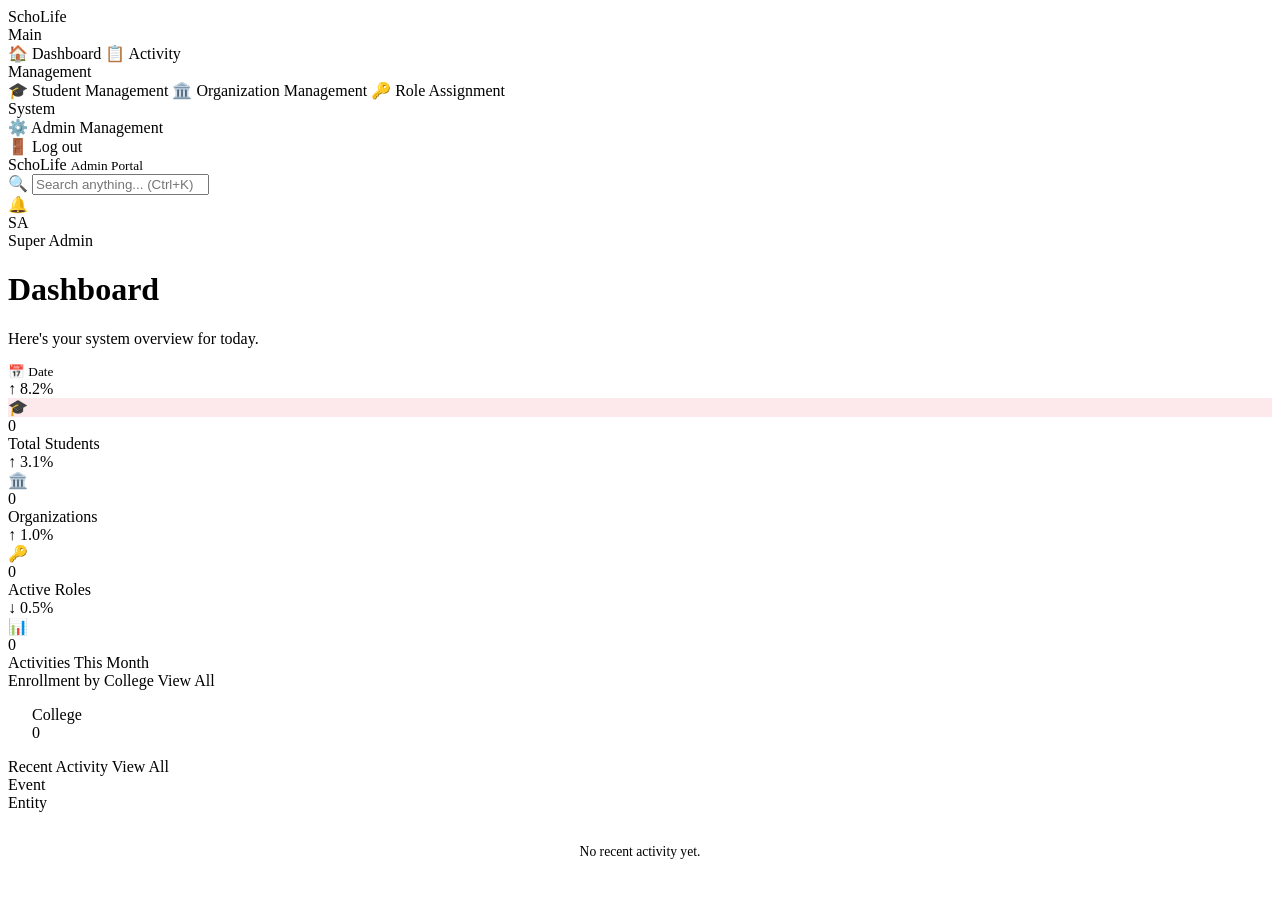
<file: src/main/resources/templates/dashboard/index.html>
<!DOCTYPE html>
<html lang="en" xmlns:th="http://www.thymeleaf.org">
<head>
    <meta charset="UTF-8">
    <meta name="viewport" content="width=device-width, initial-scale=1.0">
    <title>SchoLife — Dashboard</title>
    <link rel="stylesheet" th:href="@{/css/main.css}">
    <meta name="_csrf"       th:content="${_csrf.token}"/>
    <meta name="_csrf_header" th:content="${_csrf.headerName}"/>
</head>
<body>
<div class="app">

    <aside class="sidebar">
        <div class="sidebar-logo">SchoLife</div>
        <div class="nav-section">Main</div>
        <a th:href="@{/dashboard/index}"         class="nav-item active"><span class="nav-icon">🏠</span> Dashboard</a>
        <a th:href="@{/dashboard/activity}"      class="nav-item"><span class="nav-icon">📋</span> Activity</a>
        <div class="nav-section">Management</div>
        <a th:href="@{/dashboard/students}"      class="nav-item"><span class="nav-icon">🎓</span> Student Management</a>
        <a th:href="@{/dashboard/organizations}" class="nav-item"><span class="nav-icon">🏛️</span> Organization Management</a>
        <a th:href="@{/dashboard/roles}"         class="nav-item"><span class="nav-icon">🔑</span> Role Assignment</a>
        <div class="nav-section">System</div>
        <a th:href="@{/dashboard/admins}"        class="nav-item"><span class="nav-icon">⚙️</span> Admin Management</a>
        <div class="sidebar-footer">
            <a th:href="@{/auth/logout}" class="nav-logout" onclick="return confirm('Are you sure you want to logout?')"><span class="nav-icon">🚪</span> Log out</a>
        </div>
    </aside>

    <div class="main">
        <div class="topbar">
            <div class="topbar-brand">SchoLife <small>Admin Portal</small></div>
            <div class="topbar-search">
                <span style="color:var(--text-light);">🔍</span>
                <input type="text" placeholder="Search anything... (Ctrl+K)">
            </div>
            <div class="topbar-right">
                <div class="icon-btn" title="Notifications">🔔</div>
                <div class="user-pill">
                    <div class="user-avatar"
                         th:text="${#strings.substring(loggedInAdmin.firstName,0,1) + #strings.substring(loggedInAdmin.lastName,0,1)}">
                        SA
                    </div>
                    <span th:text="${loggedInAdmin.firstName + ' ' + loggedInAdmin.lastName}">Super Admin</span>
                </div>
            </div>
        </div>

        <div class="content">
            <div class="page-header fu d0">
                <div class="ph-left">
                    <h1 id="userGreeting" th:data-name="${loggedInAdmin.firstName}">Dashboard</h1>
                    <p>Here's your system overview for today.</p>
                </div>
                <div style="font-size:0.83rem;color:var(--text-light);" th:text="'📅 ' + ${currentDate}">📅 Date</div>
            </div>

            <!-- STAT CARDS -->
            <div class="stat-grid g4 fu d1">
                <div class="stat-card">
                    <div class="sc-blob" style="background:var(--crimson);"></div>
                    <div class="sc-badge up">↑ 8.2%</div>
                    <div class="sc-icon" style="background:#fde8ec;">🎓</div>
                    <div class="sc-value" th:text="${totalStudents}">0</div>
                    <div class="sc-label">Total Students</div>
                </div>
                <div class="stat-card">
                    <div class="sc-blob" style="background:var(--gold);"></div>
                    <div class="sc-badge up">↑ 3.1%</div>
                    <div class="sc-icon" style="background:var(--gold-light);">🏛️</div>
                    <div class="sc-value" th:text="${totalOrganizations}">0</div>
                    <div class="sc-label">Organizations</div>
                </div>
                <div class="stat-card">
                    <div class="sc-blob" style="background:var(--green);"></div>
                    <div class="sc-badge up">↑ 1.0%</div>
                    <div class="sc-icon" style="background:var(--green-bg);">🔑</div>
                    <div class="sc-value" th:text="${totalRoles}">0</div>
                    <div class="sc-label">Active Roles</div>
                </div>
                <div class="stat-card">
                    <div class="sc-blob" style="background:var(--blue);"></div>
                    <div class="sc-badge down">↓ 0.5%</div>
                    <div class="sc-icon" style="background:var(--blue-bg);">📊</div>
                    <div class="sc-value" th:text="${totalActivities}">0</div>
                    <div class="sc-label">Activities This Month</div>
                </div>
            </div>

            <div class="dash-grid fu d2">
                <!-- Enrollment by College -->
                <div class="card">
                    <div class="card-header">
                        <span class="card-title">Enrollment by College</span>
                        <a th:href="@{/dashboard/students}" class="btn btn-outline btn-sm">View All</a>
                    </div>
                    <div class="enroll-list" style="padding:1rem 1.5rem;">
                        <div class="enroll-item" th:each="entry : ${enrollmentByCollege}">
                            <div class="enroll-name" th:text="${entry.key}">College</div>
                            <div class="enroll-track">
                                <span class="enroll-fill"
                                      th:style="'width:' + ${totalStudents > 0 ? (entry.value * 100 / totalStudents) : 0} + '%;background:var(--crimson);'">
                                </span>
                            </div>
                            <div class="enroll-count" th:text="${entry.value}">0</div>
                        </div>
                    </div>
                </div>

                <!-- Recent Activity -->
                <div class="card">
                    <div class="card-header">
                        <span class="card-title">Recent Activity</span>
                        <a th:href="@{/dashboard/activity}" class="btn btn-outline btn-sm">View All</a>
                    </div>
                    <div class="recent-list">
                        <div class="recent-item" th:each="log : ${recentActivities}" th:if="${!recentActivities.isEmpty()}">
                            <div class="rdot" style="background:var(--crimson);"></div>
                            <div>
                                <div class="rtext" th:text="${log.event}">Event</div>
                                <div class="rtime" th:text="${log.entity}">Entity</div>
                            </div>
                        </div>
                        <div th:if="${recentActivities.isEmpty()}"
                             style="padding:2rem;text-align:center;color:var(--text-light);font-size:0.85rem;">
                            No recent activity yet.
                        </div>
                    </div>
                </div>
            </div>

        </div><!-- /content -->
    </div><!-- /main -->
</div><!-- /app -->

<script th:src="@{/main.js}"></script>
</body>
</html>
</file>
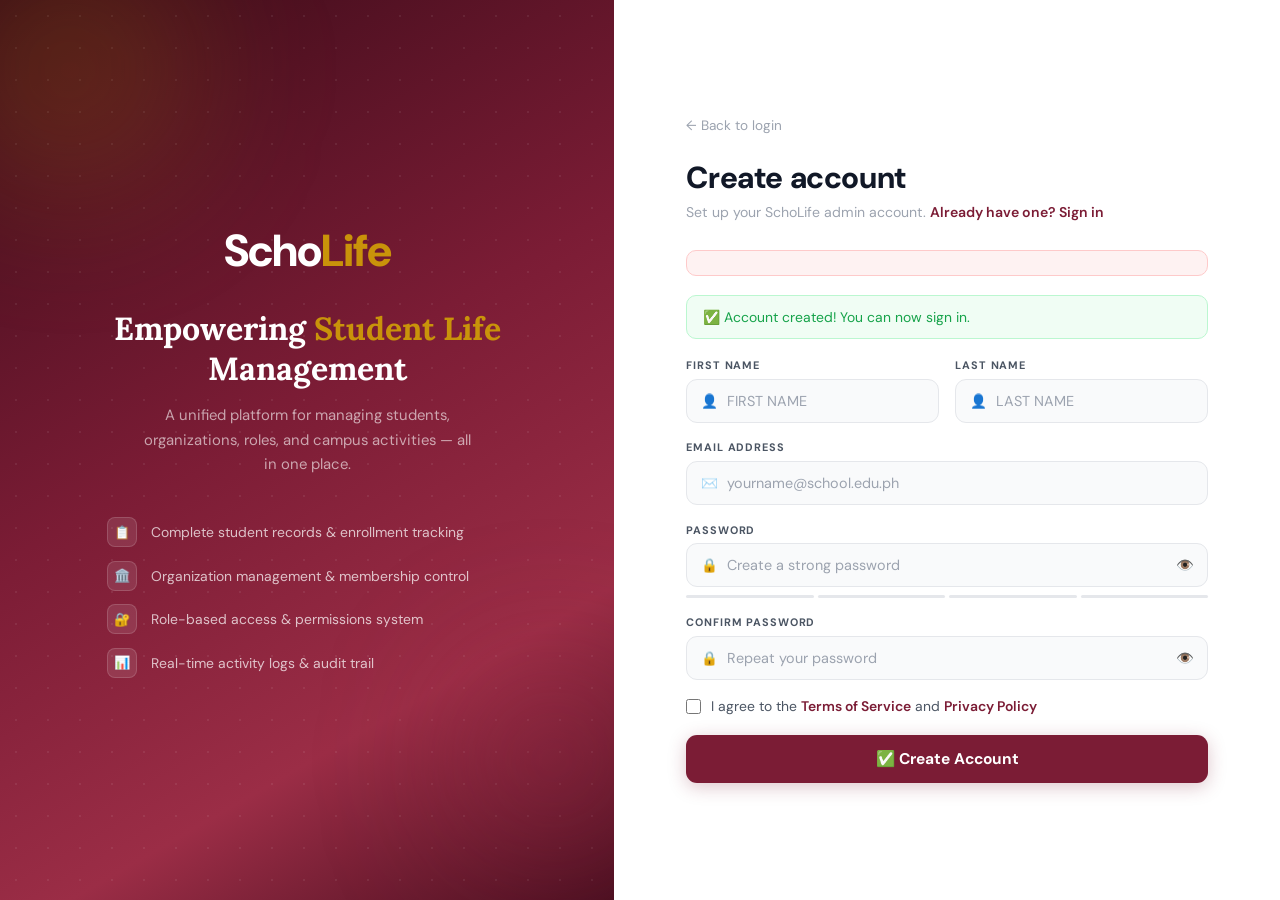
<file: src/main/resources/templates/auth/register.html>
<!DOCTYPE html>
<html lang="en" xmlns:th="http://www.thymeleaf.org">
<head>
    <meta charset="UTF-8">
    <meta name="viewport" content="width=device-width, initial-scale=1.0">
    <title>SchoLife — Create Account</title>
    <link rel="preconnect" href="https://fonts.googleapis.com">
    <link href="https://fonts.googleapis.com/css2?family=DM+Sans:opsz,wght@9..40,300;9..40,400;9..40,500;9..40,600;9..40,700;9..40,800&family=Lora:wght@600;700&display=swap" rel="stylesheet">
    <style>
        :root {
            --crimson: #7B1C35; --crimson-dark: #5C1427; --crimson-light: #9B2D46;
            --gold: #C9930A; --green: #16a34a; --red: #dc2626;
            --text-dark: #111827; --text-mid: #4B5563; --text-light: #9CA3AF;
            --border: #E5E7EB;
        }
        *, *::before, *::after { box-sizing: border-box; margin: 0; padding: 0; }
        html, body { height: 100%; font-family: 'DM Sans', sans-serif; -webkit-font-smoothing: antialiased; }
        body { display: flex; }

        .left {
            width: 48%;
            background: linear-gradient(150deg, #3a0b18 0%, #7B1C35 45%, #9B2D46 75%, #4a0f20 100%);
            display: flex; flex-direction: column;
            align-items: center; justify-content: center;
            padding: 3.5rem 3rem;
            position: relative; overflow: hidden;
        }
        .left::before {
            content: ''; position: absolute; inset: 0;
            background-image: radial-gradient(circle, rgba(255,255,255,0.07) 1px, transparent 1px);
            background-size: 32px 32px; pointer-events: none;
        }
        .orb { position: absolute; border-radius: 50%; filter: blur(70px); pointer-events: none; }
        .orb-1 { width: 260px; height: 260px; background: rgba(201,147,10,0.18); top: -60px; left: -60px; }
        .orb-2 { width: 200px; height: 200px; background: rgba(155,45,70,0.3); bottom: 40px; right: -40px; }
        .left-content { position: relative; z-index: 1; width: 100%; max-width: 400px; text-align: center; }
        .brand { font-size: 2.8rem; font-weight: 800; color: white; letter-spacing: -1px; margin-bottom: 1.8rem; }
        .brand span { color: var(--gold); }
        .headline { font-family: 'Lora', serif; font-size: 2rem; font-weight: 700; color: white; line-height: 1.25; margin-bottom: 0.9rem; }
        .headline em { color: var(--gold); font-style: normal; }
        .tagline { color: rgba(255,255,255,0.6); font-size: 0.93rem; line-height: 1.65; margin-bottom: 2.5rem; max-width: 340px; margin-left: auto; margin-right: auto; }
        .features { display: flex; flex-direction: column; gap: 0.85rem; text-align: left; }
        .feature-item { display: flex; align-items: center; gap: 0.85rem; color: rgba(255,255,255,0.72); font-size: 0.87rem; }
        .feat-icon { width: 30px; height: 30px; background: rgba(255,255,255,0.1); border: 1px solid rgba(255,255,255,0.15); border-radius: 8px; display: flex; align-items: center; justify-content: center; font-size: 0.82rem; flex-shrink: 0; color: var(--gold); }

        .right { flex: 1; background: white; display: flex; flex-direction: column; justify-content: center; padding: 2.5rem 4.5rem; overflow-y: auto; }
        .back-link { display: inline-flex; align-items: center; gap: 0.4rem; font-size: 0.85rem; color: var(--text-light); text-decoration: none; margin-bottom: 1.5rem; transition: color 0.15s; }
        .back-link:hover { color: var(--crimson); }
        .form-header { margin-bottom: 1.8rem; }
        .form-header h1 { font-size: 1.9rem; font-weight: 800; color: var(--text-dark); letter-spacing: -0.4px; margin-bottom: 0.35rem; }
        .form-header p { font-size: 0.88rem; color: var(--text-light); }
        .form-header a { color: var(--crimson); font-weight: 600; text-decoration: none; }

        .alert-error { background: #fef2f2; border: 1.5px solid #fecaca; border-radius: 10px; padding: 0.75rem 1rem; margin-bottom: 1.2rem; color: #dc2626; font-size: 0.87rem; }
        .alert-success { background: #f0fdf4; border: 1.5px solid #bbf7d0; border-radius: 10px; padding: 0.75rem 1rem; margin-bottom: 1.2rem; color: #16a34a; font-size: 0.87rem; }

        .form-row { display: flex; gap: 1rem; }
        .form-row .form-group { flex: 1; }
        .form-group { margin-bottom: 1.1rem; }
        .form-label { display: block; font-size: 0.68rem; font-weight: 700; letter-spacing: 0.08em; text-transform: uppercase; color: var(--text-mid); margin-bottom: 0.42rem; }
        .input-wrap { position: relative; }
        .input-icon { position: absolute; left: 0.9rem; top: 50%; transform: translateY(-50%); color: var(--text-light); font-size: 0.85rem; pointer-events: none; }
        .form-input { width: 100%; padding: 0.75rem 1rem 0.75rem 2.5rem; border: 1.5px solid var(--border); border-radius: 11px; font-size: 0.9rem; font-family: inherit; background: #F9FAFB; color: var(--text-dark); outline: none; transition: border-color 0.18s, box-shadow 0.18s; }
        .form-input:focus { border-color: var(--crimson); box-shadow: 0 0 0 3.5px rgba(123,28,53,0.09); background: white; }
        .form-input::placeholder { color: var(--text-light); }
        .input-eye { position: absolute; right: 0.9rem; top: 50%; transform: translateY(-50%); color: var(--text-light); cursor: pointer; font-size: 0.9rem; }

        .strength-bars { display: flex; gap: 4px; margin-top: 0.45rem; }
        .sbar { flex: 1; height: 3px; border-radius: 2px; background: var(--border); transition: background 0.3s; }
        .sbar.weak { background: var(--red); }
        .sbar.fair { background: #f59e0b; }
        .sbar.good { background: #84cc16; }
        .sbar.strong { background: var(--green); }
        .strength-label { font-size: 0.75rem; margin-top: 0.25rem; }
        .strength-label.strong { color: var(--green); }
        .strength-label.good { color: #65a30d; }
        .strength-label.fair { color: #d97706; }
        .strength-label.weak { color: var(--red); }

        .terms-row { display: flex; align-items: center; gap: 0.6rem; margin: 0.8rem 0 1.2rem; font-size: 0.87rem; color: var(--text-mid); }
        .terms-row input { accent-color: var(--crimson); width: 15px; height: 15px; cursor: pointer; flex-shrink: 0; }
        .terms-row a { color: var(--crimson); font-weight: 600; text-decoration: none; }

        .btn-create { width: 100%; padding: 0.88rem; background: var(--crimson); color: white; border: none; border-radius: 11px; font-size: 0.97rem; font-weight: 700; font-family: inherit; cursor: pointer; transition: background 0.18s, box-shadow 0.18s; box-shadow: 0 4px 18px rgba(123,28,53,0.25); display: flex; align-items: center; justify-content: center; gap: 0.5rem; }
        .btn-create:hover { background: var(--crimson-dark); }

        @keyframes fadeIn { from { opacity:0; transform: translateY(8px); } to { opacity:1; transform: none; } }
        .anim { animation: fadeIn 0.35s ease both; }
        .d1 { animation-delay: 0.05s; } .d2 { animation-delay: 0.1s; }
        .d3 { animation-delay: 0.15s; } .d4 { animation-delay: 0.2s; }
    </style>
</head>
<body>

<div class="left">
    <div class="orb orb-1"></div>
    <div class="orb orb-2"></div>
    <div class="left-content">
        <div class="brand">Scho<span>Life</span></div>
        <div class="headline">Empowering <em>Student Life</em> Management</div>
        <p class="tagline">A unified platform for managing students, organizations, roles, and campus activities — all in one place.</p>
        <div class="features">
            <div class="feature-item"><div class="feat-icon">📋</div> Complete student records &amp; enrollment tracking</div>
            <div class="feature-item"><div class="feat-icon">🏛️</div> Organization management &amp; membership control</div>
            <div class="feature-item"><div class="feat-icon">🔐</div> Role-based access &amp; permissions system</div>
            <div class="feature-item"><div class="feat-icon">📊</div> Real-time activity logs &amp; audit trail</div>
        </div>
    </div>
</div>

<div class="right">
    <a th:href="@{/auth/login}" class="back-link anim">← Back to login</a>

    <div class="form-header anim d1">
        <h1>Create account</h1>
        <p>Set up your SchoLife admin account. <a th:href="@{/auth/login}">Already have one? Sign in</a></p>
    </div>

    <!-- ERROR MESSAGE -->
    <div class="alert-error" th:if="${error}" th:text="${error}"></div>

    <!-- SUCCESS MESSAGE -->
    <div class="alert-success" th:if="${param.registered}">
        ✅ Account created! You can now sign in.
    </div>

    <!-- ★ FORM — saves to admins table via AdminService -->
    <form th:action="@{/auth/register}" th:object="${admin}" method="post">

        <!-- CSRF token -->
        <input type="hidden" th:name="${_csrf.parameterName}" th:value="${_csrf.token}"/>

        <div class="form-row anim d1">
            <div class="form-group">
                <label class="form-label">First Name</label>
                <div class="input-wrap">
                    <span class="input-icon">👤</span>
                    <!-- th:field binds to Admin.firstName -->
                    <input class="form-input" type="text"
                           th:field="*{firstName}"
                           placeholder="First name"
                           style="text-transform:uppercase;">
                </div>
            </div>
            <div class="form-group">
                <label class="form-label">Last Name</label>
                <div class="input-wrap">
                    <span class="input-icon">👤</span>
                    <!-- th:field binds to Admin.lastName -->
                    <input class="form-input" type="text"
                           th:field="*{lastName}"
                           placeholder="Last name"
                           style="text-transform:uppercase;">
                </div>
            </div>
        </div>

        <div class="form-group anim d2">
            <label class="form-label">Email Address</label>
            <div class="input-wrap">
                <span class="input-icon">✉️</span>
                <!-- th:field binds to Admin.email -->
                <input class="form-input" type="email"
                       th:field="*{email}"
                       placeholder="yourname@school.edu.ph">
            </div>
        </div>

        <div class="form-group anim d2">
            <label class="form-label">Password</label>
            <div class="input-wrap">
                <span class="input-icon">🔒</span>
                <!-- th:field binds to Admin.password -->
                <input class="form-input" type="password"
                       th:field="*{password}"
                       id="pwInput"
                       placeholder="Create a strong password"
                       oninput="checkStrength(this.value)">
                <span class="input-eye" onclick="togglePw('pwInput')">👁️</span>
            </div>
            <div class="strength-bars">
                <div class="sbar" id="sb1"></div>
                <div class="sbar" id="sb2"></div>
                <div class="sbar" id="sb3"></div>
                <div class="sbar" id="sb4"></div>
            </div>
            <div class="strength-label" id="slabel"></div>
        </div>

        <div class="form-group anim d3">
            <label class="form-label">Confirm Password</label>
            <div class="input-wrap">
                <span class="input-icon">🔒</span>
                <!-- NOT bound to model — only for frontend validation -->
                <input class="form-input" type="password"
                       id="pw2Input"
                       placeholder="Repeat your password">
                <span class="input-eye" onclick="togglePw('pw2Input')">👁️</span>
            </div>
        </div>

        <div class="terms-row anim d3">
            <input type="checkbox" id="termsCheck" required>
            <label for="termsCheck">
                I agree to the <a href="#">Terms of Service</a> and <a href="#">Privacy Policy</a>
            </label>
        </div>

        <button type="submit" class="btn-create anim d4">
            ✅ Create Account
        </button>

    </form>
</div>

<script>
    function togglePw(id) {
        const f = document.getElementById(id);
        f.type = f.type === 'password' ? 'text' : 'password';
    }

    function checkStrength(val) {
        const bars  = ['sb1','sb2','sb3','sb4'].map(id => document.getElementById(id));
        const label = document.getElementById('slabel');
        bars.forEach(b => { b.className = 'sbar'; });
        if (!val) { label.textContent = ''; return; }
        let score = 0;
        if (val.length >= 8)          score++;
        if (/[A-Z]/.test(val))        score++;
        if (/[0-9]/.test(val))        score++;
        if (/[^A-Za-z0-9]/.test(val)) score++;
        const cls    = ['weak','fair','good','strong'][score - 1] || 'weak';
        const labels = ['Weak','Fair','Good','Strong'];
        for (let i = 0; i < score; i++) bars[i].classList.add(cls);
        label.textContent  = labels[score - 1] || '';
        label.className    = 'strength-label ' + cls;
    }
</script>
</body>
</html>
</file>
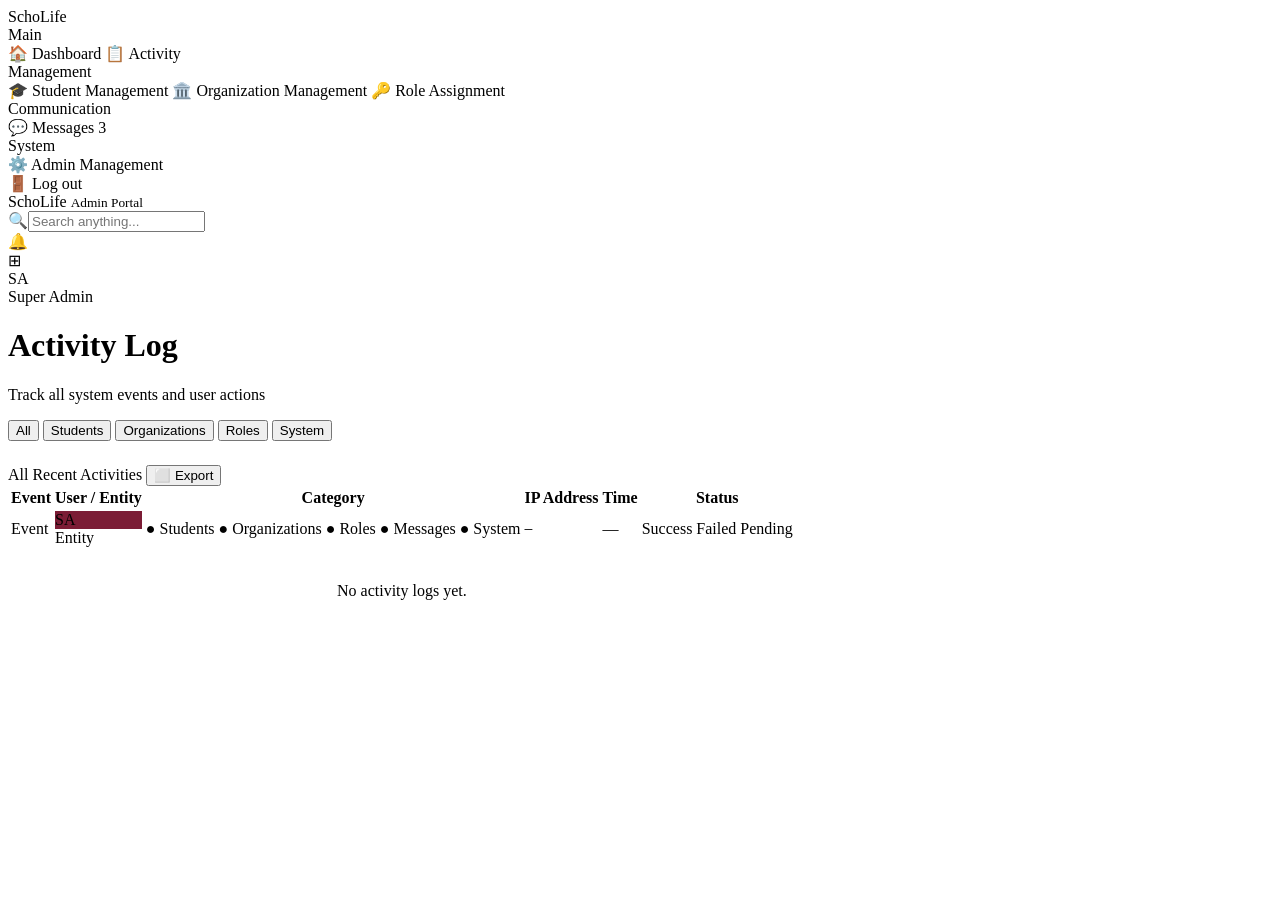
<file: src/main/resources/templates/dashboard/activity.html>
<!DOCTYPE html>
<html lang="en" xmlns:th="http://www.thymeleaf.org">
<head>
    <meta charset="UTF-8">
    <meta name="viewport" content="width=device-width, initial-scale=1.0">
    <title>SchoLife — Activity Log</title>
    <link rel="stylesheet" th:href="@{/css/main.css}">
    <style>
        .toolbar { display: flex; align-items: center; gap: 1rem; margin-bottom: 1.5rem; flex-wrap: wrap; }
        .toolbar .filter-tabs { flex: 1; }
    </style>
</head>
<body>
<div class="app">
    <aside class="sidebar">
        <div class="sidebar-logo">SchoLife</div>
        <div class="nav-section">Main</div>
        <a th:href="@{/dashboard/index}"         class="nav-item"><span class="nav-icon">🏠</span> Dashboard</a>
        <a th:href="@{/dashboard/activity}"      class="nav-item active"><span class="nav-icon">📋</span> Activity</a>
        <div class="nav-section">Management</div>
        <a th:href="@{/dashboard/students}"      class="nav-item"><span class="nav-icon">🎓</span> Student Management</a>
        <a th:href="@{/dashboard/organizations}" class="nav-item"><span class="nav-icon">🏛️</span> Organization Management</a>
        <a th:href="@{/dashboard/roles}"         class="nav-item"><span class="nav-icon">🔑</span> Role Assignment</a>
        <div class="nav-section">Communication</div>
        <a th:href="@{/dashboard/messages}"      class="nav-item"><span class="nav-icon">💬</span> Messages <span class="nav-badge">3</span></a>
        <div class="nav-section">System</div>
        <a th:href="@{/dashboard/admins}"        class="nav-item"><span class="nav-icon">⚙️</span> Admin Management</a>
        <div class="sidebar-footer">
            <a th:href="@{/auth/logout}" class="nav-logout" onclick="return confirm('Are you sure you want to logout?')">
                <span>🚪</span> Log out
            </a>
        </div>
    </aside>

    <div class="main">
        <div class="topbar">
            <div class="topbar-brand">SchoLife <small>Admin Portal</small></div>
            <div class="topbar-search"><span>🔍</span><input type="text" placeholder="Search anything..."></div>
            <div class="topbar-right">
                <div class="icon-btn">🔔</div><div class="icon-btn">⊞</div>
                <div class="user-pill">
                    <div class="user-avatar"
                         th:text="${#strings.substring(loggedInAdmin.firstName,0,1) + #strings.substring(loggedInAdmin.lastName,0,1)}">SA</div>
                    <span th:text="${loggedInAdmin.firstName + ' ' + loggedInAdmin.lastName}">Super Admin</span>
                </div>
            </div>
        </div>

        <div class="content">
            <div class="page-header fu d0">
                <div class="ph-left">
                    <h1>Activity Log</h1>
                    <p>Track all system events and user actions</p>
                </div>
            </div>

            <!-- Filter Tabs -->
            <div class="toolbar fu d1">
                <div class="filter-tabs">
                    <button class="ftab active" onclick="filterTab(this,'all')">All</button>
                    <button class="ftab" onclick="filterTab(this,'STUDENTS')">Students</button>
                    <button class="ftab" onclick="filterTab(this,'ORGANIZATIONS')">Organizations</button>
                    <button class="ftab" onclick="filterTab(this,'ROLES')">Roles</button>
                    <button class="ftab" onclick="filterTab(this,'SYSTEM')">System</button>
                </div>
            </div>

            <div class="card fu d2">
                <div class="card-header">
                    <span class="card-title">All Recent Activities</span>
                    <button class="btn btn-outline">⬜ Export</button>
                </div>
                <table class="data-table" id="activityTable">
                    <thead>
                    <tr>
                        <th>Event</th>
                        <th>User / Entity</th>
                        <th>Category</th>
                        <th>IP Address</th>
                        <th>Time</th>
                        <th>Status</th>
                    </tr>
                    </thead>
                    <tbody>
                    <!-- Real data from DB -->
                    <tr th:each="log : ${activityLogs}"
                        th:attr="data-cat=${log.category}">

                        <td th:text="${log.event}">Event</td>

                        <td>
                            <div class="user-cell">
                                <div class="av av-sm"
                                     style="background:#7B1C35;"
                                     th:text="${log.admin != null ?
                                         #strings.substring(log.admin.firstName,0,1) + #strings.substring(log.admin.lastName,0,1)
                                         : '?'}">SA</div>
                                <div>
                                    <div class="uc-name" th:text="${log.entity != null ? log.entity : (log.admin != null ? log.admin.firstName + ' ' + log.admin.lastName : 'System')}">Entity</div>
                                </div>
                            </div>
                        </td>

                        <td>
                            <span th:switch="${log.category?.name()}">
                                <span th:case="'STUDENTS'"      class="badge b-crimson">● Students</span>
                                <span th:case="'ORGANIZATIONS'" class="badge b-gold">● Organizations</span>
                                <span th:case="'ROLES'"         class="badge b-blue">● Roles</span>
                                <span th:case="'MESSAGES'"      class="badge b-blue">● Messages</span>
                                <span th:case="*"               class="badge b-gray">● System</span>
                            </span>
                        </td>

                        <td style="font-family:monospace;font-size:0.82rem;"
                            th:text="${log.ipAddress != null ? log.ipAddress : '—'}">—</td>

                        <td th:text="${#temporals.format(log.createdAt, 'MMM d, yyyy HH:mm')}">—</td>

                        <td>
                            <span th:switch="${log.status?.name()}">
                                <span th:case="'SUCCESS'" class="status s-active">Success</span>
                                <span th:case="'FAILED'"  class="status s-inactive">Failed</span>
                                <span th:case="*"         class="status s-pending">Pending</span>
                            </span>
                        </td>
                    </tr>

                    <!-- Empty state -->
                    <tr th:if="${#lists.isEmpty(activityLogs)}">
                        <td colspan="6" style="text-align:center;color:var(--text-light);padding:2rem;">
                            No activity logs yet.
                        </td>
                    </tr>
                    </tbody>
                </table>
            </div>
        </div>
    </div>
</div>

<script>
    function filterTab(el, cat) {
        document.querySelectorAll('.ftab').forEach(t => t.classList.remove('active'));
        el.classList.add('active');
        document.querySelectorAll('#activityTable tbody tr').forEach(row => {
            const rowCat = row.getAttribute('data-cat');
            row.style.display = (cat === 'all' || rowCat === cat) ? '' : 'none';
        });
    }
</script>
</body>
</html>
</file>
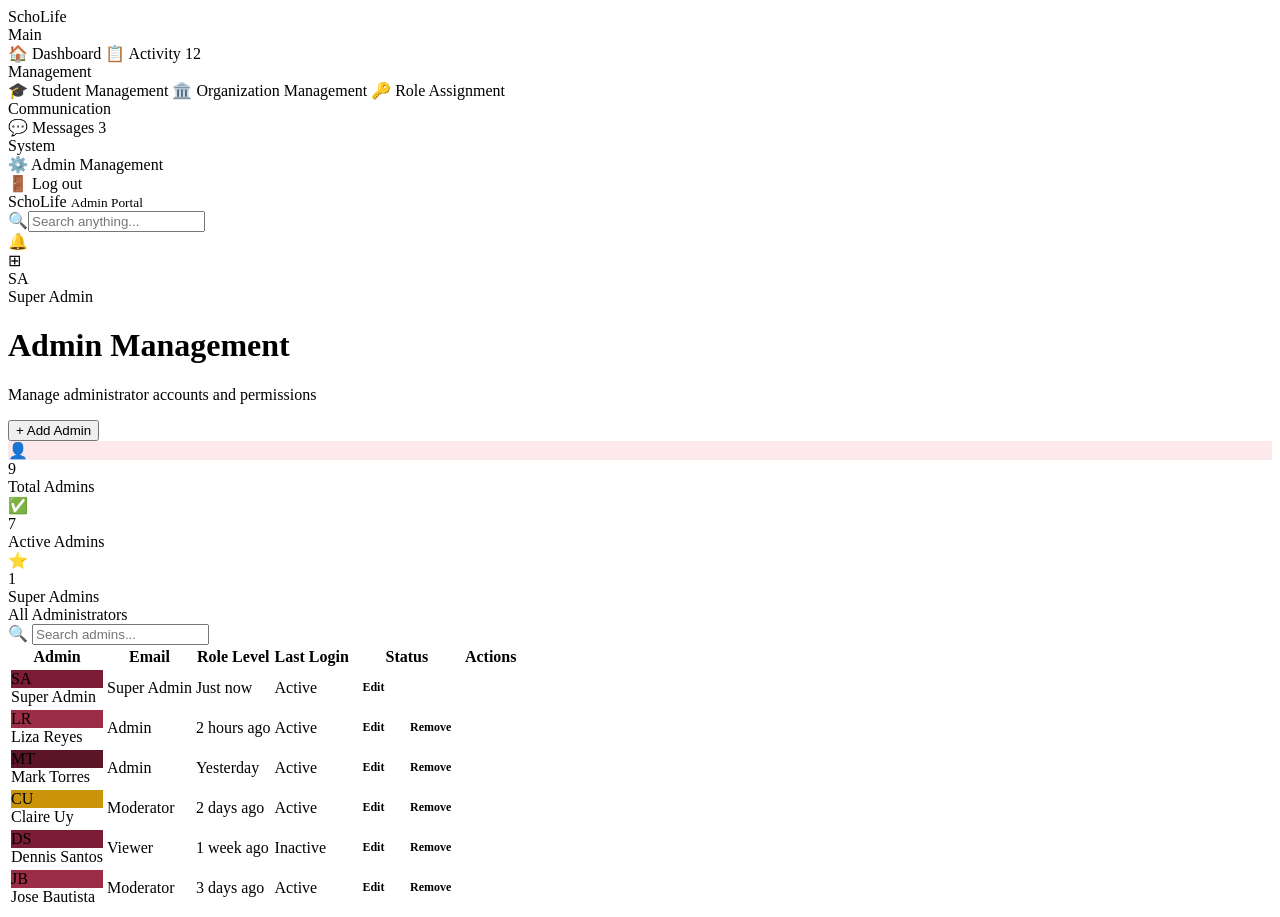
<file: src/main/resources/templates/dashboard/admins.html>
<!DOCTYPE html>
<html lang="en" xmlns:th="http://www.thymeleaf.org">
<head>
    <meta charset="UTF-8">
    <meta name="viewport" content="width=device-width, initial-scale=1.0">
    <title>SchoLife — Admin Management</title>
    <link rel="stylesheet" th:href="@{/css/main.css}">
    <style>
        .modal-overlay { display:none; position:fixed; inset:0; background:rgba(0,0,0,0.35); z-index:100; align-items:center; justify-content:center; }
        .modal-overlay.open { display:flex; }
        .modal { background:white; border-radius:16px; width:500px; max-width:95vw; padding:2rem; box-shadow:0 20px 60px rgba(0,0,0,0.18); }
        .modal-header { display:flex; align-items:center; justify-content:space-between; margin-bottom:1.5rem; }
        .modal-title { font-size:1.1rem; font-weight:800; }
        .modal-close { cursor:pointer; color:var(--text-light); padding:0.2rem 0.5rem; border-radius:6px; }
        .modal-close:hover { background:var(--border-soft); }
        .form-row { display:flex; gap:1rem; }
        .form-row .fg { flex:1; }
        .fg { margin-bottom:1rem; }
        .fg label { display:block; font-size:0.68rem; font-weight:700; letter-spacing:0.08em; text-transform:uppercase; color:var(--text-mid); margin-bottom:0.42rem; }
        .fg input, .fg select { width:100%; padding:0.72rem 1rem; border:1.5px solid var(--border); border-radius:10px; font-family:inherit; font-size:0.9rem; color:var(--text-dark); background:#F9FAFB; outline:none; transition:border-color 0.15s; }
        .fg input:focus, .fg select:focus { border-color:var(--crimson); }
        .modal-footer { display:flex; gap:0.8rem; justify-content:flex-end; margin-top:1.5rem; }

        .action-row { display:flex; gap:0.4rem; }
        .act-btn { padding:0.3rem 0.6rem; border-radius:6px; font-size:0.75rem; font-weight:600; border:none; cursor:pointer; font-family:inherit; transition:all 0.13s; }
        .act-edit { background:var(--blue-bg); color:var(--blue); }
        .act-edit:hover { background:#bfdbfe; }
        .act-del  { background:var(--red-bg); color:var(--red); }
        .act-del:hover  { background:#fecaca; }
    </style>
</head>
<body>
<div class="app">
    <aside class="sidebar">
        <div class="sidebar-logo">SchoLife</div>
        <div class="nav-section">Main</div>
        <a th:href="@{/dashboard/index}"         class="nav-item"><span class="nav-icon">🏠</span> Dashboard</a>
        <a th:href="@{/dashboard/activity}"      class="nav-item"><span class="nav-icon">📋</span> Activity <span class="nav-badge">12</span></a>
        <div class="nav-section">Management</div>
        <a th:href="@{/dashboard/students}"      class="nav-item"><span class="nav-icon">🎓</span> Student Management</a>
        <a th:href="@{/dashboard/organizations}" class="nav-item"><span class="nav-icon">🏛️</span> Organization Management</a>
        <a th:href="@{/dashboard/roles}"         class="nav-item"><span class="nav-icon">🔑</span> Role Assignment</a>
        <div class="nav-section">Communication</div>
        <a th:href="@{/dashboard/messages}"      class="nav-item"><span class="nav-icon">💬</span> Messages <span class="nav-badge">3</span></a>
        <div class="nav-section">System</div>
        <a th:href="@{/dashboard/admins}"        class="nav-item active"><span class="nav-icon">⚙️</span> Admin Management</a>
        <div class="sidebar-footer"><a th:href="@{/auth/logout}" class="nav-logout" onclick="return confirm('Are you sure you want to logout?')"><span>🚪</span> Log out</a></div>
    </aside>

    <div class="main">
        <div class="topbar">
            <div class="topbar-brand">SchoLife <small>Admin Portal</small></div>
            <div class="topbar-search"><span>🔍</span><input type="text" placeholder="Search anything..."></div>
            <div class="topbar-right">
                <div class="icon-btn">🔔</div><div class="icon-btn">⊞</div>
                <div class="user-pill"><div class="user-avatar">SA</div><span>Super Admin</span></div>
            </div>
        </div>

        <div class="content">
            <div class="page-header fu d0">
                <div class="ph-left">
                    <h1>Admin Management</h1>
                    <p>Manage administrator accounts and permissions</p>
                </div>
                <button class="btn btn-primary" onclick="openModal()">+ Add Admin</button>
            </div>

            <!-- STAT CARDS -->
            <div class="stat-grid g3 fu d1">
                <div class="stat-card">
                    <div class="sc-icon" style="background:#fde8ec;">👤</div>
                    <div class="sc-value">9</div>
                    <div class="sc-label">Total Admins</div>
                    <div class="sc-blob" style="background:var(--crimson);"></div>
                </div>
                <div class="stat-card">
                    <div class="sc-icon" style="background:var(--gold-light);">✅</div>
                    <div class="sc-value">7</div>
                    <div class="sc-label">Active Admins</div>
                    <div class="sc-blob" style="background:var(--gold);"></div>
                </div>
                <div class="stat-card">
                    <div class="sc-icon" style="background:var(--green-bg);">⭐</div>
                    <div class="sc-value">1</div>
                    <div class="sc-label">Super Admins</div>
                    <div class="sc-blob" style="background:var(--green);"></div>
                </div>
            </div>

            <div class="card fu d2">
                <div class="card-header">
                    <span class="card-title">All Administrators</span>
                    <div class="search-bar" style="width:260px;">
                        <span class="si">🔍</span>
                        <input type="text" placeholder="Search admins..." oninput="searchAdmins(this.value)">
                    </div>
                </div>
                <table class="data-table" id="adminsTable">
                    <thead>
                    <tr>
                        <th>Admin</th>
                        <th>Email</th>
                        <th>Role Level</th>
                        <th>Last Login</th>
                        <th>Status</th>
                        <th>Actions</th>
                    </tr>
                    </thead>
                    <tbody>
                    <tr>
                        <td><div class="user-cell"><div class="av av-md" style="background:#7B1C35;">SA</div><div><div class="uc-name">Super Admin</div></div></div></td>
                        <td><span class="badge b-crimson">Super Admin</span></td>
                        <td>Just now</td>
                        <td><span class="status s-active">Active</span></td>
                        <td><div class="action-row"><button class="act-btn act-edit">Edit</button></div></td>
                    </tr>
                    <tr>
                        <td><div class="user-cell"><div class="av av-md" style="background:#9B2D46;">LR</div><div><div class="uc-name">Liza Reyes</div></div></div></td>
                        <td><span class="badge b-crimson">Admin</span></td>
                        <td>2 hours ago</td>
                        <td><span class="status s-active">Active</span></td>
                        <td><div class="action-row"><button class="act-btn act-edit">Edit</button><button class="act-btn act-del">Remove</button></div></td>
                    </tr>
                    <tr>
                        <td><div class="user-cell"><div class="av av-md" style="background:#5C1427;">MT</div><div><div class="uc-name">Mark Torres</div></div></div></td>
                        <td><span class="badge b-crimson">Admin</span></td>
                        <td>Yesterday</td>
                        <td><span class="status s-active">Active</span></td>
                        <td><div class="action-row"><button class="act-btn act-edit">Edit</button><button class="act-btn act-del">Remove</button></div></td>
                    </tr>
                    <tr>
                        <td><div class="user-cell"><div class="av av-md" style="background:#C9930A;">CU</div><div><div class="uc-name">Claire Uy</div></div></div></td>
                        <td><span class="badge b-gold">Moderator</span></td>
                        <td>2 days ago</td>
                        <td><span class="status s-active">Active</span></td>
                        <td><div class="action-row"><button class="act-btn act-edit">Edit</button><button class="act-btn act-del">Remove</button></div></td>
                    </tr>
                    <tr>
                        <td><div class="user-cell"><div class="av av-md" style="background:#7B1C35;">DS</div><div><div class="uc-name">Dennis Santos</div></div></div></td>
                        <td><span class="badge b-blue">Viewer</span></td>
                        <td>1 week ago</td>
                        <td><span class="status s-inactive">Inactive</span></td>
                        <td><div class="action-row"><button class="act-btn act-edit">Edit</button><button class="act-btn act-del">Remove</button></div></td>
                    </tr>
                    <tr>
                        <td><div class="user-cell"><div class="av av-md" style="background:#9B2D46;">JB</div><div><div class="uc-name">Jose Bautista</div></div></div></td>
                        <td><span class="badge b-gold">Moderator</span></td>
                        <td>3 days ago</td>
                        <td><span class="status s-active">Active</span></td>
                        <td><div class="action-row"><button class="act-btn act-edit">Edit</button><button class="act-btn act-del">Remove</button></div></td>
                    </tr>
                    </tbody>
                </table>
            </div>
        </div>
    </div>
</div>

<div class="modal-overlay" id="addModal" onclick="if(event.target===this)closeModal()">
    <div class="modal">
        <div class="modal-header">
            <div class="modal-title">Add New Admin</div>
            <div class="modal-close" onclick="closeModal()">✕</div>
        </div>
        <div class="form-row">
            <div class="fg"><label>First Name</label><input type="text" placeholder="First name"></div>
            <div class="fg"><label>Last Name</label><input type="text" placeholder="Last name"></div>
        </div>
        <div class="fg"><label>Email Address</label><input type="email" placeholder="admin@scholife.edu"></div>
        <div class="fg"><label>Role Level</label>
            <select>
                <option>Viewer</option>
                <option>Moderator</option>
                <option>Admin</option>
                <option>Super Admin</option>
            </select>
</file>
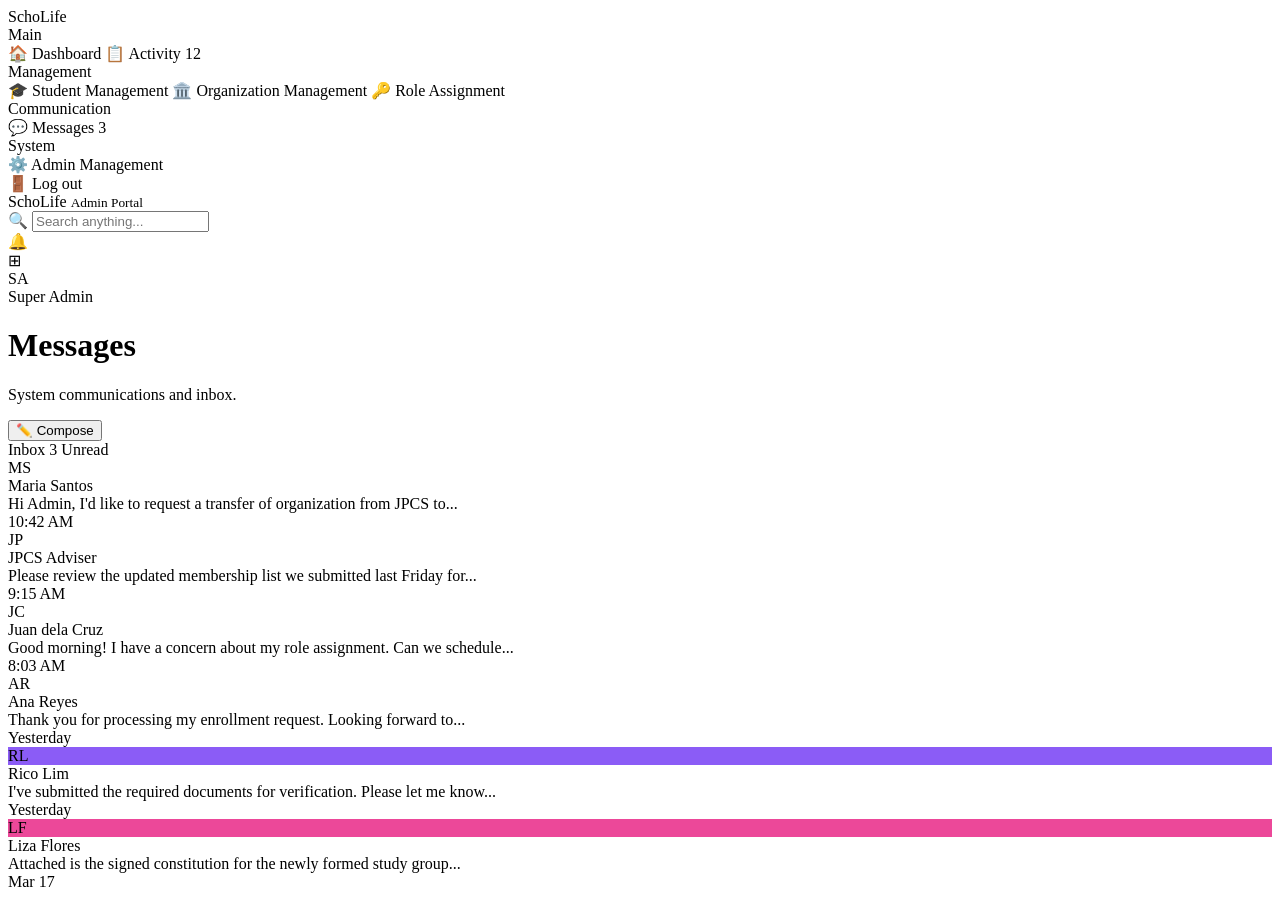
<file: src/main/resources/templates/dashboard/messages.html>
<!DOCTYPE html>
<html lang="en" xmlns:th="http://www.thymeleaf.org">
<head>
    <meta charset="UTF-8">
    <meta name="viewport" content="width=device-width, initial-scale=1.0">
    <title>SchoLife — Messages</title>
    <link rel="stylesheet" th:href="@{/css/main.css}">
</head>
<body>
<div class="app">

    <aside class="sidebar">
        <div class="sidebar-logo">SchoLife</div>
        <div class="nav-section">Main</div>
        <a th:href="@{/dashboard/index}"         class="nav-item"><span class="nav-icon">🏠</span> Dashboard</a>
        <a th:href="@{/dashboard/activity}"      class="nav-item"><span class="nav-icon">📋</span> Activity <span class="nav-badge">12</span></a>
        <div class="nav-section">Management</div>
        <a th:href="@{/dashboard/students}"      class="nav-item"><span class="nav-icon">🎓</span> Student Management</a>
        <a th:href="@{/dashboard/organizations}" class="nav-item"><span class="nav-icon">🏛️</span> Organization Management</a>
        <a th:href="@{/dashboard/roles}"         class="nav-item"><span class="nav-icon">🔑</span> Role Assignment</a>
        <div class="nav-section">Communication</div>
        <a th:href="@{/dashboard/messages}"      class="nav-item active"><span class="nav-icon">💬</span> Messages <span class="nav-badge">3</span></a>
        <div class="nav-section">System</div>
        <a th:href="@{/dashboard/admins}"        class="nav-item"><span class="nav-icon">⚙️</span> Admin Management</a>
        <div class="sidebar-footer">
            <a th:href="@{/auth/logout}" class="nav-logout" onclick="return confirm('Are you sure you want to logout?')">
                <span class="nav-icon">🚪</span> Log out
            </a>
        </div>
    </aside>

    <div class="main">
        <div class="topbar">
            <div class="topbar-brand">SchoLife <small>Admin Portal</small></div>
            <div class="topbar-search">
                <span style="color:var(--text-light);">🔍</span>
                <input type="text" placeholder="Search anything...">
            </div>
            <div class="topbar-right">
                <div class="icon-btn">🔔</div>
                <div class="icon-btn">⊞</div>
                <div class="user-pill"><div class="user-avatar">SA</div><span>Super Admin</span></div>
            </div>
        </div>

        <div class="content">
            <div class="page-header fu d0">
                <div class="ph-left">
                    <h1>Messages</h1>
                    <p>System communications and inbox.</p>
                </div>
                <button class="btn btn-primary">✏️ Compose</button>
            </div>

            <div class="card fu d1">
                <div class="card-header">
                    <span class="card-title">Inbox</span>
                    <span class="badge b-red">3 Unread</span>
                </div>

                <!-- Unread messages -->
                <div class="msg-item unread">
                    <div class="msg-av" style="background:var(--crimson);">MS</div>
                    <div class="msg-body">
                        <div class="msg-name">Maria Santos</div>
                        <div class="msg-preview">Hi Admin, I'd like to request a transfer of organization from JPCS to...</div>
                    </div>
                    <div class="msg-meta">
                        <div class="msg-time">10:42 AM</div>
                        <div class="msg-dot"></div>
                    </div>
                </div>
                <div class="msg-item unread">
                    <div class="msg-av" style="background:var(--gold);">JP</div>
                    <div class="msg-body">
                        <div class="msg-name">JPCS Adviser</div>
                        <div class="msg-preview">Please review the updated membership list we submitted last Friday for...</div>
                    </div>
                    <div class="msg-meta">
                        <div class="msg-time">9:15 AM</div>
                        <div class="msg-dot"></div>
                    </div>
                </div>
                <div class="msg-item unread">
                    <div class="msg-av" style="background:var(--blue);">JC</div>
                    <div class="msg-body">
                        <div class="msg-name">Juan dela Cruz</div>
                        <div class="msg-preview">Good morning! I have a concern about my role assignment. Can we schedule...</div>
                    </div>
                    <div class="msg-meta">
                        <div class="msg-time">8:03 AM</div>
                        <div class="msg-dot"></div>
                    </div>
                </div>

                <!-- Read messages -->
                <div class="msg-item">
                    <div class="msg-av" style="background:var(--green);">AR</div>
                    <div class="msg-body">
                        <div class="msg-name">Ana Reyes</div>
                        <div class="msg-preview">Thank you for processing my enrollment request. Looking forward to...</div>
                    </div>
                    <div class="msg-meta">
                        <div class="msg-time">Yesterday</div>
                    </div>
                </div>
                <div class="msg-item">
                    <div class="msg-av" style="background:#8B5CF6;">RL</div>
                    <div class="msg-body">
                        <div class="msg-name">Rico Lim</div>
                        <div class="msg-preview">I've submitted the required documents for verification. Please let me know...</div>
                    </div>
                    <div class="msg-meta">
                        <div class="msg-time">Yesterday</div>
                    </div>
                </div>
                <div class="msg-item">
                    <div class="msg-av" style="background:#EC4899;">LF</div>
                    <div class="msg-body">
                        <div class="msg-name">Liza Flores</div>
                        <div class="msg-preview">Attached is the signed constitution for the newly formed study group...</div>
                    </div>
                    <div class="msg-meta">
                        <div class="msg-time">Mar 17</div>
                    </div>
                </div>
            </div>
        </div>
    </div>
</div>
</body>
</html>
</file>
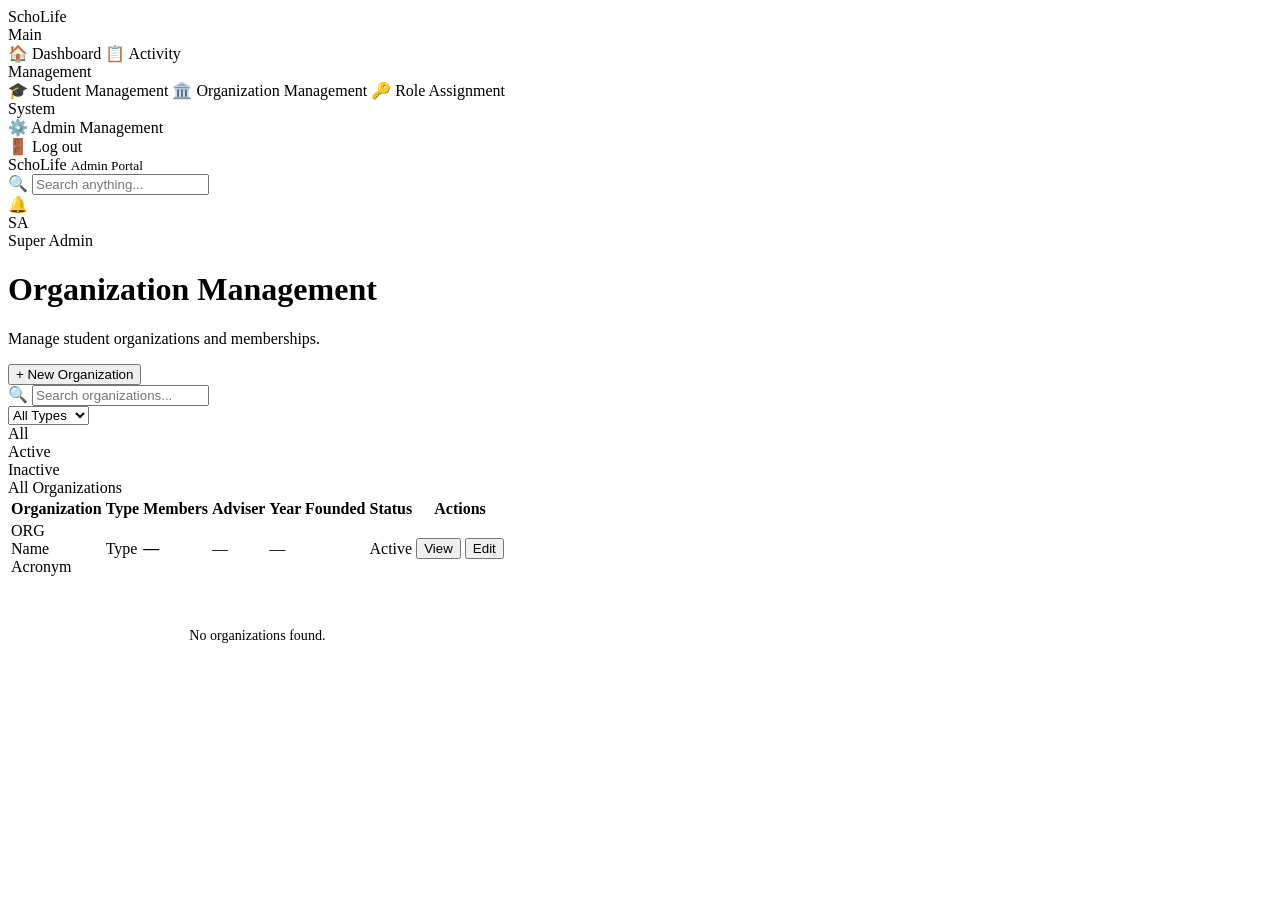
<file: src/main/resources/templates/dashboard/organizations.html>
<!DOCTYPE html>
<html lang="en" xmlns:th="http://www.thymeleaf.org">
<head>
    <meta charset="UTF-8">
    <meta name="viewport" content="width=device-width, initial-scale=1.0">
    <title>SchoLife — Organization Management</title>
    <link rel="stylesheet" th:href="@{/css/main.css}">
    <meta name="_csrf"        th:content="${_csrf.token}"/>
    <meta name="_csrf_header" th:content="${_csrf.headerName}"/>
    <style>
        /* ── Modal ── */
        .modal-overlay { display:none; position:fixed; inset:0; background:rgba(0,0,0,0.35); z-index:100; align-items:center; justify-content:center; }
        .modal-overlay.open { display:flex; }
        .modal { background:white; border-radius:16px; width:560px; max-width:95vw; padding:2rem; box-shadow:0 20px 60px rgba(0,0,0,0.18); max-height:90vh; overflow-y:auto; }
        .modal-header { display:flex; align-items:center; justify-content:space-between; margin-bottom:1.5rem; }
        .modal-title { font-size:1.15rem; font-weight:800; }
        .modal-close { font-size:1.2rem; cursor:pointer; color:var(--text-light); padding:0.2rem 0.5rem; border-radius:6px; transition:background 0.12s; }
        .modal-close:hover { background:var(--border-soft); }
        .form-row { display:flex; gap:1rem; }
        .form-row .fg { flex:1; }
        .fg { margin-bottom:1rem; }
        .fg label { display:block; font-size:0.68rem; font-weight:700; letter-spacing:0.08em; text-transform:uppercase; color:var(--text-mid); margin-bottom:0.42rem; }
        .fg input, .fg select, .fg textarea {
            width:100%; padding:0.72rem 1rem;
            border:1.5px solid var(--border); border-radius:10px;
            font-family:inherit; font-size:0.9rem; color:var(--text-dark);
            background:#F9FAFB; outline:none;
            transition:border-color 0.15s, box-shadow 0.15s;
            box-sizing:border-box;
        }
        .fg textarea { resize:vertical; min-height:80px; }
        .fg input:focus, .fg select:focus, .fg textarea:focus { border-color:var(--crimson); box-shadow:0 0 0 3px rgba(123,28,53,0.08); }
        .fg input.error, .fg select.error { border-color:#dc2626; box-shadow:0 0 0 3px rgba(220,38,38,0.08); }
        .fg .field-error { font-size:0.72rem; color:#dc2626; margin-top:0.3rem; display:none; }
        .fg.has-error .field-error { display:block; }
        .modal-footer { display:flex; gap:0.8rem; justify-content:flex-end; margin-top:1.5rem; }
        .btn-cancel { padding:0.65rem 1.2rem; border:1.5px solid var(--border); border-radius:9px; background:white; font-family:inherit; font-size:0.87rem; cursor:pointer; }
        .btn-cancel:hover { background:#f3f4f6; }
        .btn-submit { padding:0.65rem 1.4rem; background:var(--crimson); color:white; border:none; border-radius:9px; font-family:inherit; font-size:0.87rem; font-weight:600; cursor:pointer; transition:background 0.15s; }
        .btn-submit:hover { background:#6b1830; }
        .btn-submit:disabled { opacity:0.6; cursor:not-allowed; }

        /* ── Empty state ── */
        .empty-state { padding:3rem; text-align:center; color:var(--text-light); font-size:0.88rem; }
    </style>
</head>
<body>
<div class="app">

    <aside class="sidebar">
        <div class="sidebar-logo">SchoLife</div>
        <div class="nav-section">Main</div>
        <a th:href="@{/dashboard/index}"         class="nav-item"><span class="nav-icon">🏠</span> Dashboard</a>
        <a th:href="@{/dashboard/activity}"      class="nav-item"><span class="nav-icon">📋</span> Activity</a>
        <div class="nav-section">Management</div>
        <a th:href="@{/dashboard/students}"      class="nav-item"><span class="nav-icon">🎓</span> Student Management</a>
        <a th:href="@{/dashboard/organizations}" class="nav-item active"><span class="nav-icon">🏛️</span> Organization Management</a>
        <a th:href="@{/dashboard/roles}"         class="nav-item"><span class="nav-icon">🔑</span> Role Assignment</a>
        <div class="nav-section">System</div>
        <a th:href="@{/dashboard/admins}"        class="nav-item"><span class="nav-icon">⚙️</span> Admin Management</a>
        <div class="sidebar-footer">
            <a th:href="@{/auth/logout}" class="nav-logout" onclick="return confirm('Are you sure you want to logout?')">
                <span class="nav-icon">🚪</span> Log out
            </a>
        </div>
    </aside>

    <div class="main">
        <div class="topbar">
            <div class="topbar-brand">SchoLife <small>Admin Portal</small></div>
            <div class="topbar-search">
                <span style="color:var(--text-light);">🔍</span>
                <input type="text" placeholder="Search anything...">
            </div>
            <div class="topbar-right">
                <div class="icon-btn">🔔</div>
                <div class="user-pill">
                    <div class="user-avatar"
                         th:text="${#strings.substring(loggedInAdmin.firstName,0,1) + #strings.substring(loggedInAdmin.lastName,0,1)}">SA</div>
                    <span th:text="${loggedInAdmin.firstName + ' ' + loggedInAdmin.lastName}">Super Admin</span>
                </div>
            </div>
        </div>

        <div class="content">
            <div class="page-header fu d0">
                <div class="ph-left">
                    <h1>Organization Management</h1>
                    <p>Manage student organizations and memberships.</p>
                </div>
                <button class="btn btn-primary" onclick="openModal()">+ New Organization</button>
            </div>

            <div class="toolbar fu d1">
                <div class="search-bar" style="flex:1;max-width:360px;">
                    <span class="si">🔍</span>
                    <input type="text" id="searchInput" placeholder="Search organizations..." oninput="handleSearch()">
                </div>
                <select class="inline-select" id="typeFilter" onchange="handleSearch()">
                    <option value="">All Types</option>
                    <option value="Academic">Academic</option>
                    <option value="Cultural">Cultural</option>
                    <option value="Sports">Sports</option>
                    <option value="Service">Service</option>
                </select>
                <div class="filter-tabs">
                    <div class="ftab active" onclick="setTab(this,'')">All</div>
                    <div class="ftab" onclick="setTab(this,'ACTIVE')">Active</div>
                    <div class="ftab" onclick="setTab(this,'INACTIVE')">Inactive</div>
                </div>
            </div>

            <div class="card fu d2">
                <div class="card-header">
                    <span class="card-title">All Organizations
                        <span id="orgCount" style="font-weight:400;color:var(--text-light);font-size:0.83rem;"
                              th:text="'(' + ${totalOrganizations} + ' records)'"></span>
                    </span>
                </div>
                <table class="data-table">
                    <thead>
                    <tr>
                        <th>Organization</th>
                        <th>Type</th>
                        <th>Members</th>
                        <th>Adviser</th>
                        <th>Year Founded</th>
                        <th>Status</th>
                        <th>Actions</th>
                    </tr>
                    </thead>
                    <tbody id="orgTableBody">
                    <!-- Thymeleaf initial render -->
                    <tr th:each="org : ${organizations}" th:attr="data-status=${org.status}">
                        <td>
                            <div class="user-cell">
                                <div class="av av-sm"
                                     th:style="'background:var(--crimson);'"
                                     th:text="${org.acronym != null ? org.acronym : #strings.substring(org.name,0,2).toUpperCase()}">
                                    ORG
                                </div>
                                <div>
                                    <div class="uc-name" th:text="${org.name}">Name</div>
                                    <div class="uc-sub"  th:text="${org.acronym}">Acronym</div>
                                </div>
                            </div>
                        </td>
                        <td>
                            <span class="badge"
                                  th:classappend="${org.type == 'Academic'  ? 'b-blue'   :
                                                   org.type == 'Cultural'  ? 'b-gold'   :
                                                   org.type == 'Sports'    ? 'b-gray'   :
                                                   org.type == 'Service'   ? 'b-green'  : 'b-gray'}"
                                  th:text="${org.type}">Type</span>
                        </td>
                        <td><strong>—</strong></td>
                        <td th:text="${org.adviser != null ? org.adviser : '—'}">—</td>
                        <td th:text="${org.yearFounded != null ? org.yearFounded : '—'}">—</td>
                        <td>
                            <span class="status"
                                  th:classappend="${org.status.name() == 'ACTIVE' ? 's-active' : 's-inactive'}"
                                  th:text="${org.status.name() == 'ACTIVE' ? 'Active' : 'Inactive'}">
                                Active
                            </span>
                        </td>
                        <td>
                            <div class="tbl-actions">
                                <button class="btn btn-outline btn-sm">View</button>
                                <button class="btn btn-outline btn-sm">Edit</button>
                            </div>
                        </td>
                    </tr>
                    <tr th:if="${organizations == null or organizations.isEmpty()}" id="emptyRow">
                        <td colspan="7" class="empty-state">No organizations found.</td>
                    </tr>
                    </tbody>
                </table>
            </div>
        </div>
    </div>
</div>

<!-- ADD ORGANIZATION MODAL -->
<div class="modal-overlay" id="addModal" onclick="if(event.target===this) closeModal()">
    <div class="modal">
        <div class="modal-header">
            <div class="modal-title">🏛️ New Organization</div>
            <div class="modal-close" onclick="closeModal()">✕</div>
        </div>

        <!-- Name & Acronym -->
        <div class="form-row">
            <div class="fg" id="fg-name" style="flex:2;">
                <label for="orgName">Organization Name *</label>
                <input type="text" id="orgName" placeholder="e.g. Junior Phil. Computer Society" oninput="clearError('name')">
                <div class="field-error">Organization name is required.</div>
            </div>
            <div class="fg" id="fg-acronym">
                <label for="orgAcronym">Acronym</label>
                <input type="text" id="orgAcronym" placeholder="e.g. JPCS" style="text-transform:uppercase;">
            </div>
        </div>

        <!-- Type & Adviser -->
        <div class="form-row">
            <div class="fg" id="fg-type">
                <label for="orgType">Type *</label>
                <select id="orgType" onchange="clearError('type')">
                    <option value="">— Select Type —</option>
                    <option value="Academic">Academic</option>
                    <option value="Cultural">Cultural</option>
                    <option value="Sports">Sports</option>
                    <option value="Service">Service</option>
                </select>
                <div class="field-error">Please select an organization type.</div>
            </div>
            <div class="fg">
                <label for="orgAdviser">Adviser</label>
                <input type="text" id="orgAdviser" placeholder="e.g. Prof. Santos">
            </div>
        </div>

        <!-- Year Founded -->
        <div class="fg">
            <label for="orgYearFounded">Year Founded</label>
            <input type="number" id="orgYearFounded" placeholder="e.g. 2005" min="1900" th:max="${#dates.year(#dates.createNow())}">
        </div>

        <!-- Description -->
        <div class="fg">
            <label for="orgDescription">Description</label>
            <textarea id="orgDescription" placeholder="Brief description of the organization..."></textarea>
        </div>

        <div class="modal-footer">
            <button class="btn-cancel" onclick="closeModal()">Cancel</button>
            <button class="btn-submit" id="orgSubmitBtn" onclick="submitNewOrganization()">
                🏛️ Create Organization
            </button>
        </div>
    </div>
</div>

<script th:src="@{/main.js}"></script>
<script>
    const CSRF_TOKEN  = document.querySelector('meta[name="_csrf"]').content;
    const CSRF_HEADER = document.querySelector('meta[name="_csrf_header"]').content;

    let activeStatusFilter = '';

    /* ══════════════════════════════════
       MODAL
    ══════════════════════════════════ */
    function openModal() {
        resetOrgForm();
        document.getElementById('addModal').classList.add('open');
        document.getElementById('orgName').focus();
    }

    function closeModal() {
        document.getElementById('addModal').classList.remove('open');
        resetOrgForm();
    }

    function resetOrgForm() {
        ['orgName','orgAcronym','orgAdviser','orgYearFounded','orgDescription'].forEach(id => {
            const el = document.getElementById(id);
            if (el) { el.value = ''; el.classList.remove('error'); }
        });
        document.getElementById('orgType').value = '';
        clearError('name');
        clearError('type');
    }

    /* ══════════════════════════════════
       VALIDATION HELPERS
    ══════════════════════════════════ */
    function setError(fieldId, msg) {
        const fg    = document.getElementById('fg-' + fieldId);
        const input = document.getElementById('org' + fieldId.charAt(0).toUpperCase() + fieldId.slice(1));
        if (!fg) return;
        fg.classList.add('has-error');
        if (input) input.classList.add('error');
        if (msg) { const e = fg.querySelector('.field-error'); if (e) e.textContent = msg; }
    }

    function clearError(fieldId) {
        const fg    = document.getElementById('fg-' + fieldId);
        const input = document.getElementById('org' + fieldId.charAt(0).toUpperCase() + fieldId.slice(1));
        if (!fg) return;
        fg.classList.remove('has-error');
        if (input) input.classList.remove('error');
    }

    function validateOrgForm() {
        let valid = true;
        if (!document.getElementById('orgName').value.trim()) {
            setError('name', 'Organization name is required.'); valid = false;
        }
        if (!document.getElementById('orgType').value) {
            setError('type', 'Please select an organization type.'); valid = false;
        }
        return valid;
    }

    /* ══════════════════════════════════
       SUBMIT
    ══════════════════════════════════ */
    async function submitNewOrganization() {
        if (!validateOrgForm()) return;

        const payload = {
            name:        document.getElementById('orgName').value.trim(),
            acronym:     document.getElementById('orgAcronym').value.trim().toUpperCase() || null,
            type:        document.getElementById('orgType').value,
            adviser:     document.getElementById('orgAdviser').value.trim() || null,
            yearFounded: document.getElementById('orgYearFounded').value || null,
            description: document.getElementById('orgDescription').value.trim() || null,
            status:      'ACTIVE'
        };

        const btn = document.getElementById('orgSubmitBtn');
        btn.disabled    = true;
        btn.textContent = 'Saving…';

        try {
            const res  = await fetch('/dashboard/organizations', {
                method:  'POST',
                headers: {
                    'Content-Type': 'application/json',
                    [CSRF_HEADER]: CSRF_TOKEN
                },
                body: JSON.stringify(payload)
            });
            const data = await res.json();

            if (!res.ok) {
                showToast(data.error || 'Failed to create organization.', 'error');
            } else {
                showToast('Organization created successfully!', 'success');
                closeModal();
                appendOrgRow(data);           // add row without full reload
                updateOrgCount(1);
            }
        } catch (err) {
            showToast('Network error. Please try again.', 'error');
            console.error(err);
        } finally {
            btn.disabled    = false;
            btn.textContent = '🏛️ Create Organization';
        }
    }

    /* ══════════════════════════════════
       OPTIMISTIC ROW APPEND
    ══════════════════════════════════ */
    const TYPE_BADGE = { Academic:'b-blue', Cultural:'b-gold', Sports:'b-gray', Service:'b-green' };

    function appendOrgRow(org) {
        const tbody   = document.getElementById('orgTableBody');
        const empty   = document.getElementById('emptyRow');
        if (empty) empty.remove();

        const initials = org.acronym
            ? org.acronym.substring(0,2)
            : org.name.substring(0,2).toUpperCase();

        const badgeClass = TYPE_BADGE[org.type] || 'b-gray';

        const tr = document.createElement('tr');
        tr.setAttribute('data-status', org.status || 'ACTIVE');
        tr.innerHTML = `
            <td>
                <div class="user-cell">
                    <div class="av av-sm" style="background:var(--crimson);">${initials}</div>
                    <div>
                        <div class="uc-name">${org.name}</div>
                        <div class="uc-sub">${org.acronym || ''}</div>
                    </div>
                </div>
            </td>
            <td><span class="badge ${badgeClass}">${org.type || '—'}</span></td>
            <td><strong>0</strong></td>
            <td>${org.adviser || '—'}</td>
            <td>${org.yearFounded || '—'}</td>
            <td><span class="status s-active">Active</span></td>
            <td>
                <div class="tbl-actions">
                    <button class="btn btn-outline btn-sm">View</button>
                    <button class="btn btn-outline btn-sm">Edit</button>
                </div>
            </td>`;
        tbody.appendChild(tr);
    }

    function updateOrgCount(delta) {
        const el   = document.getElementById('orgCount');
        const match = el.textContent.match(/\d+/);
        const cur   = match ? parseInt(match[0]) : 0;
        el.textContent = `(${cur + delta} records)`;
    }

    /* ══════════════════════════════════
       SEARCH + FILTER (live, debounced)
    ══════════════════════════════════ */
    let searchTimer = null;

    function handleSearch() {
        clearTimeout(searchTimer);
        searchTimer = setTimeout(doSearch, 280);
    }

    async function doSearch() {
        const q    = document.getElementById('searchInput').value.trim();
        const type = document.getElementById('typeFilter').value;

        try {
            const res  = await fetch(`/dashboard/organizations/search?q=${encodeURIComponent(q)}&type=${encodeURIComponent(type)}`);
            const data = await res.json();
            renderSearchResults(data);
        } catch (err) {
            console.error('Search failed:', err);
        }
    }

    function renderSearchResults(orgs) {
        const tbody = document.getElementById('orgTableBody');
        tbody.innerHTML = '';

        if (!orgs.length) {
            tbody.innerHTML = '<tr><td colspan="7" class="empty-state">No organizations found.</td></tr>';
            document.getElementById('orgCount').textContent = '(0 records)';
            return;
        }

        document.getElementById('orgCount').textContent = `(${orgs.length} records)`;

        orgs.forEach(org => {
            // respect status tab filter client-side
            if (activeStatusFilter && org.status !== activeStatusFilter) return;
            appendOrgRowToBody(tbody, org);
        });
    }

    function appendOrgRowToBody(tbody, org) {
        const initials   = org.acronym ? org.acronym.substring(0,2) : org.name.substring(0,2).toUpperCase();
        const badgeClass = TYPE_BADGE[org.type] || 'b-gray';
        const isActive   = (org.status === 'ACTIVE');

        const tr = document.createElement('tr');
        tr.setAttribute('data-status', org.status);
        tr.innerHTML = `
            <td>
                <div class="user-cell">
                    <div class="av av-sm" style="background:var(--crimson);">${initials}</div>
                    <div>
                        <div class="uc-name">${org.name}</div>
                        <div class="uc-sub">${org.acronym || ''}</div>
                    </div>
                </div>
            </td>
            <td><span class="badge ${badgeClass}">${org.type || '—'}</span></td>
            <td><strong>—</strong></td>
            <td>${org.adviser || '—'}</td>
            <td>${org.yearFounded || '—'}</td>
            <td><span class="status ${isActive ? 's-active' : 's-inactive'}">${isActive ? 'Active' : 'Inactive'}</span></td>
            <td>
                <div class="tbl-actions">
                    <button class="btn btn-outline btn-sm">View</button>
                    <button class="btn btn-outline btn-sm">Edit</button>
                </div>
            </td>`;
        tbody.appendChild(tr);
    }

    /* ══════════════════════════════════
       STATUS TABS (client-side filter)
    ══════════════════════════════════ */
    function setTab(el, status) {
        el.closest('.filter-tabs').querySelectorAll('.ftab').forEach(t => t.classList.remove('active'));
        el.classList.add('active');
        activeStatusFilter = status;

        // Re-filter existing rows
        const rows = document.querySelectorAll('#orgTableBody tr[data-status]');
        rows.forEach(row => {
            const s = row.getAttribute('data-status');
            row.style.display = (!status || s === status) ? '' : 'none';
        });
    }
</script>
</body>
</html>
</file>
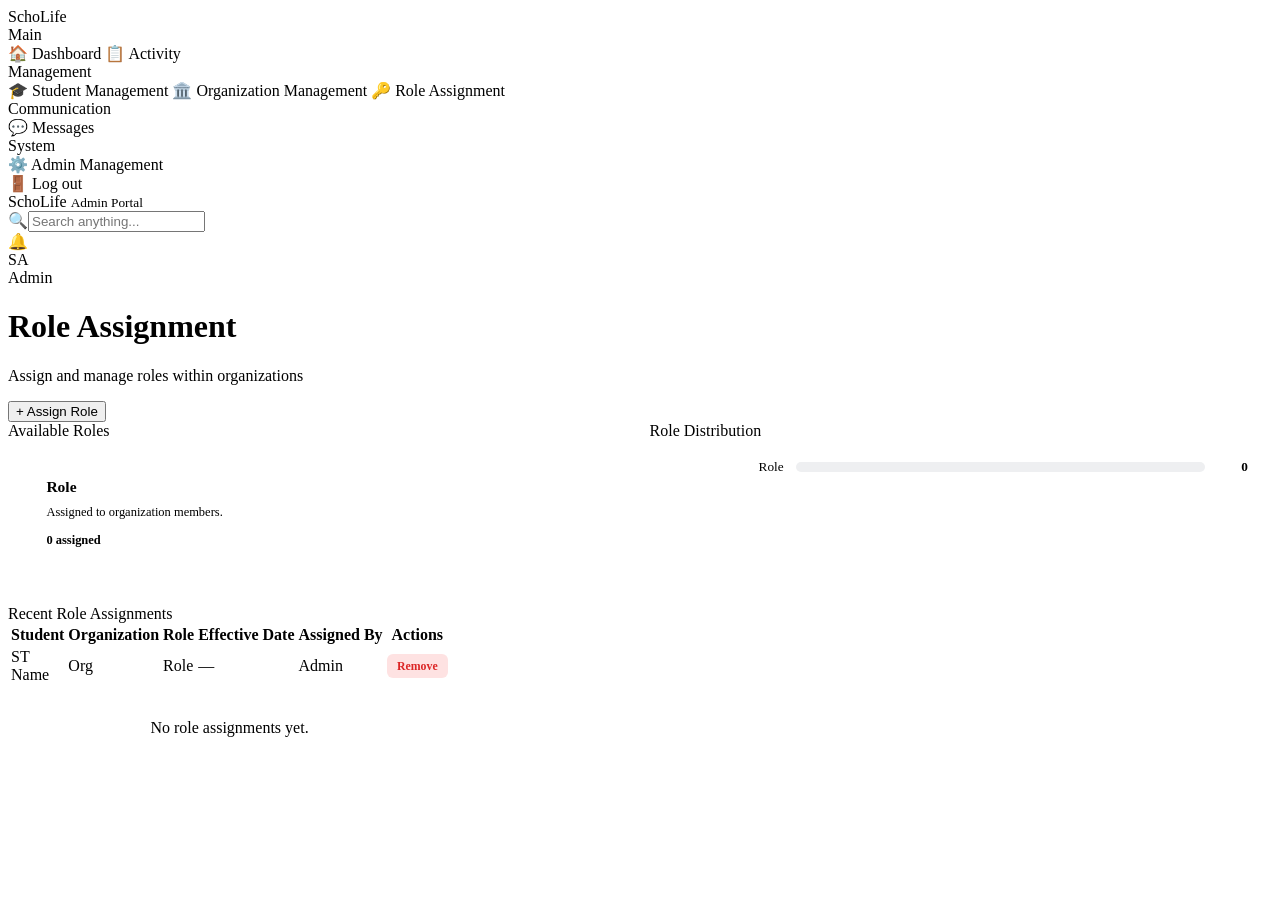
<file: src/main/resources/templates/dashboard/roles.html>
<!DOCTYPE html>
<html lang="en" xmlns:th="http://www.thymeleaf.org">
<head>
    <meta charset="UTF-8">
    <meta name="viewport" content="width=device-width, initial-scale=1.0">
    <title>SchoLife — Role Assignment</title>
    <link rel="stylesheet" th:href="@{/css/main.css}">
    <meta name="_csrf"        th:content="${_csrf.token}"/>
    <meta name="_csrf_header" th:content="${_csrf.headerName}"/>
    <style>
        .roles-layout { display: grid; grid-template-columns: 1fr 1fr; gap: 1.2rem; }
        .role-grid { display: grid; grid-template-columns: 1fr 1fr; gap: 0.9rem; padding: 1.2rem; }

        .role-card {
            border: 1.5px solid var(--border);
            border-radius: 12px; padding: 1.2rem;
            cursor: pointer; transition: all 0.16s;
        }
        .role-card:hover  { border-color:var(--crimson); background:var(--crimson-muted); transform:translateY(-1px); }
        .role-card.selected { border-color:var(--crimson); background:var(--crimson-muted); }
        .rc-name  { font-weight:800; font-size:0.97rem; margin-bottom:0.4rem; color:var(--text-dark); }
        .rc-desc  { font-size:0.78rem; color:var(--text-light); line-height:1.5; margin-bottom:0.7rem; }
        .rc-count { font-size:0.78rem; font-weight:700; color:var(--crimson); }

        .dist-body { padding:1.2rem 1.5rem; }
        .dist-row  { display:flex; align-items:center; gap:0.8rem; margin-bottom:0.9rem; }
        .dist-name { width:110px; text-align:right; font-size:0.83rem; color:var(--text-mid); flex-shrink:0; }
        .dist-track { flex:1; height:10px; background:#EEEFF1; border-radius:99px; overflow:hidden; }
        .dist-fill  { height:100%; border-radius:99px; transition:width 0.6s ease; }
        .dist-count { font-size:0.83rem; font-weight:700; width:30px; text-align:right; }

        /* Assignments table */
        .assign-section { margin-top:1.2rem; }

        /* Modal */
        .modal-overlay { display:none; position:fixed; inset:0; background:rgba(0,0,0,0.35); z-index:100; align-items:center; justify-content:center; }
        .modal-overlay.open { display:flex; }
        .modal { background:white; border-radius:16px; width:480px; max-width:95vw; padding:2rem; box-shadow:0 20px 60px rgba(0,0,0,0.18); }
        .modal-header { display:flex; align-items:center; justify-content:space-between; margin-bottom:1.5rem; }
        .modal-title  { font-size:1.1rem; font-weight:800; }
        .modal-close  { cursor:pointer; color:var(--text-light); padding:0.2rem 0.5rem; border-radius:6px; }
        .modal-close:hover { background:var(--border-soft); }
        .fg { margin-bottom:1rem; }
        .fg label { display:block; font-size:0.68rem; font-weight:700; letter-spacing:0.08em; text-transform:uppercase; color:var(--text-mid); margin-bottom:0.42rem; }
        .fg select, .fg input { width:100%; padding:0.72rem 1rem; border:1.5px solid var(--border); border-radius:10px; font-family:inherit; font-size:0.9rem; color:var(--text-dark); background:#F9FAFB; outline:none; transition:border-color 0.15s; box-sizing:border-box; }
        .fg select:focus, .fg input:focus { border-color:var(--crimson); }
        .modal-footer { display:flex; gap:0.8rem; justify-content:flex-end; margin-top:1.5rem; }

        /* Toast */
        .toast { position:fixed; bottom:2rem; right:2rem; padding:0.85rem 1.4rem; border-radius:10px; font-weight:600; font-size:0.88rem; z-index:999; opacity:0; transform:translateY(10px); transition:all 0.25s; pointer-events:none; }
        .toast.show { opacity:1; transform:none; }
        .toast.success { background:#065f46; color:white; }
        .toast.error   { background:#dc2626; color:white; }

        /* action buttons */
        .act-btn  { padding:0.28rem 0.65rem; border-radius:6px; font-size:0.74rem; font-weight:600; border:none; cursor:pointer; font-family:inherit; }
        .act-del  { background:#fee2e2; color:#dc2626; }
        .act-del:hover { background:#fecaca; }
    </style>
</head>
<body>
<div class="app">

    <!-- SIDEBAR -->
    <aside class="sidebar">
        <div class="sidebar-logo">SchoLife</div>
        <div class="nav-section">Main</div>
        <a th:href="@{/dashboard/index}"         class="nav-item"><span class="nav-icon">🏠</span> Dashboard</a>
        <a th:href="@{/dashboard/activity}"      class="nav-item"><span class="nav-icon">📋</span> Activity</a>
        <div class="nav-section">Management</div>
        <a th:href="@{/dashboard/students}"      class="nav-item"><span class="nav-icon">🎓</span> Student Management</a>
        <a th:href="@{/dashboard/organizations}" class="nav-item"><span class="nav-icon">🏛️</span> Organization Management</a>
        <a th:href="@{/dashboard/roles}"         class="nav-item active"><span class="nav-icon">🔑</span> Role Assignment</a>
        <div class="nav-section">Communication</div>
        <a th:href="@{/dashboard/messages}"      class="nav-item"><span class="nav-icon">💬</span> Messages</a>
        <div class="nav-section">System</div>
        <a th:href="@{/dashboard/admins}"        class="nav-item"><span class="nav-icon">⚙️</span> Admin Management</a>
        <div class="sidebar-footer">
            <a th:href="@{/auth/logout}" class="nav-logout" onclick="return confirm('Are you sure you want to logout?')">
                <span>🚪</span> Log out
            </a>
        </div>
    </aside>

    <!-- MAIN -->
    <div class="main">
        <div class="topbar">
            <div class="topbar-brand">SchoLife <small>Admin Portal</small></div>
            <div class="topbar-search"><span>🔍</span><input type="text" placeholder="Search anything..."></div>
            <div class="topbar-right">
                <div class="icon-btn">🔔</div>
                <div class="user-pill">
                    <div class="user-avatar"
                         th:text="${#strings.substring(loggedInAdmin.firstName,0,1) + #strings.substring(loggedInAdmin.lastName,0,1)}">SA</div>
                    <span th:text="${loggedInAdmin.firstName + ' ' + loggedInAdmin.lastName}">Admin</span>
                </div>
            </div>
        </div>

        <div class="content">
            <div class="page-header fu d0">
                <div class="ph-left">
                    <h1>Role Assignment</h1>
                    <p>Assign and manage roles within organizations</p>
                </div>
                <button class="btn btn-primary" onclick="openModal()">+ Assign Role</button>
            </div>

            <div class="roles-layout fu d1">

                <!-- Available Roles from DB -->
                <div class="card">
                    <div class="card-header"><span class="card-title">Available Roles</span></div>
                    <div class="role-grid">
                        <div th:each="r, rStat : ${roles}"
                             class="role-card"
                             th:classappend="${rStat.first} ? ' selected'"
                             onclick="selectRoleCard(this)"
                             th:data-role-id="${r.id}"
                             th:data-role-name="${r.roleName}">
                            <div class="rc-name" th:text="${r.roleName}">Role</div>
                            <div class="rc-desc">Assigned to organization members.</div>
                            <div class="rc-count" th:text="${roleAssignmentCounts.get(r.id) != null ? roleAssignmentCounts.get(r.id) + ' assigned' : '0 assigned'}">0 assigned</div>
                        </div>
                    </div>
                </div>

                <!-- Role Distribution -->
                <div class="card">
                    <div class="card-header"><span class="card-title">Role Distribution</span></div>
                    <div class="dist-body">
                        <div th:each="r : ${roles}" class="dist-row">
                            <div class="dist-name" th:text="${r.roleName}">Role</div>
                            <div class="dist-track">
                                <div class="dist-fill"
                                     style="background:var(--crimson);"
                                     th:style="'width:' + ${totalAssignments > 0 ? ((roleAssignmentCounts.get(r.id) != null ? roleAssignmentCounts.get(r.id) : 0) * 100 / totalAssignments) : 0} + '%;background:var(--crimson);'">
                                </div>
                            </div>
                            <div class="dist-count"
                                 th:text="${roleAssignmentCounts.get(r.id) != null ? roleAssignmentCounts.get(r.id) : 0}">0</div>
                        </div>
                    </div>
                </div>
            </div>

            <!-- Recent Assignments Table -->
            <div class="card assign-section fu d2">
                <div class="card-header">
                    <span class="card-title">Recent Role Assignments</span>
                </div>
                <table class="data-table" id="assignmentsTable">
                    <thead>
                    <tr>
                        <th>Student</th>
                        <th>Organization</th>
                        <th>Role</th>
                        <th>Effective Date</th>
                        <th>Assigned By</th>
                        <th>Actions</th>
                    </tr>
                    </thead>
                    <tbody>
                    <tr th:each="ra : ${recentAssignments}">
                        <td>
                            <div class="user-cell">
                                <div class="av av-sm" style="background:var(--crimson);"
                                     th:text="${#strings.substring(ra.student.firstName,0,1) + #strings.substring(ra.student.lastName,0,1)}">ST</div>
                                <div class="uc-name" th:text="${ra.student.firstName + ' ' + ra.student.lastName}">Name</div>
                            </div>
                        </td>
                        <td th:text="${ra.organization.name}">Org</td>
                        <td>
                            <span class="badge b-crimson" th:text="${ra.role.roleName}">Role</span>
                        </td>
                        <td th:text="${ra.effectiveDate != null ? ra.effectiveDate : '—'}">—</td>
                        <td th:text="${ra.assignedBy != null ? ra.assignedBy.firstName + ' ' + ra.assignedBy.lastName : 'System'}">Admin</td>
                        <td>
                            <button class="act-btn act-del"
                                    th:data-id="${ra.id}"
                                    onclick="deleteAssignment(this)">Remove</button>
                        </td>
                    </tr>
                    <tr th:if="${recentAssignments == null or recentAssignments.isEmpty()}">
                        <td colspan="6" style="text-align:center;padding:2rem;color:var(--text-light);">
                            No role assignments yet.
                        </td>
                    </tr>
                    </tbody>
                </table>
            </div>

        </div>
    </div>
</div>

<!-- ASSIGN ROLE MODAL -->
<div class="modal-overlay" id="addModal" onclick="if(event.target===this)closeModal()">
    <div class="modal">
        <div class="modal-header">
            <div class="modal-title">🔑 Assign Role</div>
            <div class="modal-close" onclick="closeModal()">✕</div>
        </div>

        <div class="fg">
            <label>Student</label>
            <select id="selectStudent">
                <option value="">— Select Student —</option>
                <option th:each="s : ${students}"
                        th:value="${s.id}"
                        th:text="${s.firstName + ' ' + s.lastName + ' (' + s.studentId + ')'}">
                </option>
            </select>
        </div>

        <div class="fg">
            <label>Organization</label>
            <select id="selectOrganization">
                <option value="">— Select Organization —</option>
                <option th:each="org : ${organizations}"
                        th:value="${org.id}"
                        th:text="${org.name}">
                </option>
            </select>
        </div>

        <div class="fg">
            <label>Role</label>
            <!-- ID is selectRoleDropdown to avoid conflict with selectRole() function -->
            <select id="selectRoleDropdown">
                <option value="">— Select Role —</option>
                <option th:each="r : ${roles}"
                        th:value="${r.id}"
                        th:text="${r.roleName}">
                </option>
            </select>
        </div>

        <div class="fg">
            <label>Effective Date</label>
            <input type="date" id="effectiveDate">
        </div>

        <div id="modalError" style="color:#dc2626;font-size:0.82rem;margin-top:0.4rem;display:none;"></div>

        <div class="modal-footer">
            <button class="btn btn-outline" onclick="closeModal()">Cancel</button>
            <button class="btn btn-primary" id="assignBtn" onclick="submitAssignment()">Assign Role</button>
        </div>
    </div>
</div>

<!-- Toast notification -->
<div class="toast" id="toast"></div>

<script>
    const CSRF_TOKEN  = document.querySelector('meta[name="_csrf"]')?.content        || '';
    const CSRF_HEADER = document.querySelector('meta[name="_csrf_header"]')?.content || 'X-CSRF-TOKEN';

    // ── Highlight selected role card ──────────────────────────────────────────
    function selectRoleCard(el) {
        document.querySelectorAll('.role-card').forEach(c => c.classList.remove('selected'));
        el.classList.add('selected');
        // Auto-select matching role in the modal dropdown
        const roleName = el.dataset.roleName;
        const roleId   = el.dataset.roleId;
        const dropdown = document.getElementById('selectRoleDropdown');
        for (const opt of dropdown.options) {
            if (opt.value === roleId) { opt.selected = true; break; }
        }
    }

    // ── Modal ─────────────────────────────────────────────────────────────────
    function openModal() {
        document.getElementById('modalError').style.display = 'none';
        document.getElementById('addModal').classList.add('open');
    }
    function closeModal() {
        document.getElementById('addModal').classList.remove('open');
    }

    // ── Toast helper ──────────────────────────────────────────────────────────
    function showToast(msg, type = 'success') {
        const t = document.getElementById('toast');
        t.textContent = msg;
        t.className   = `toast ${type} show`;
        setTimeout(() => t.classList.remove('show'), 3000);
    }

    // ── SUBMIT → POST /dashboard/roles/assign ─────────────────────────────────
    async function submitAssignment() {
        const err            = document.getElementById('modalError');
        const btn            = document.getElementById('assignBtn');
        const studentId      = document.getElementById('selectStudent').value;
        const organizationId = document.getElementById('selectOrganization').value;
        const roleId         = document.getElementById('selectRoleDropdown').value;
        const effectiveDate  = document.getElementById('effectiveDate').value;

        // Validate
        if (!studentId || !organizationId || !roleId) {
            err.textContent   = 'Please select a Student, Organization, and Role.';
            err.style.display = 'block';
            return;
        }

        btn.disabled    = true;
        btn.textContent = 'Saving…';
        err.style.display = 'none';

        try {
            const res = await fetch('/dashboard/roles/assign', {
                method: 'POST',
                headers: {
                    'Content-Type': 'application/json',
                    [CSRF_HEADER]:  CSRF_TOKEN,
                },
                body: JSON.stringify({ studentId, organizationId, roleId, effectiveDate }),
            });

            const data = await res.json();

            if (res.ok) {
                closeModal();
                showToast('✅ Role assigned successfully!', 'success');
                // Reload after short delay so toast is visible
                setTimeout(() => location.reload(), 1200);
            } else {
                err.textContent   = data.error || 'Failed to assign role.';
                err.style.display = 'block';
            }
        } catch (e) {
            err.textContent   = 'Network error. Is Spring Boot running?';
            err.style.display = 'block';
        } finally {
            btn.disabled    = false;
            btn.textContent = 'Assign Role';
        }
    }

    // ── DELETE assignment ─────────────────────────────────────────────────────
    async function deleteAssignment(btn) {
        if (!confirm('Remove this role assignment?')) return;
        const id  = btn.dataset.id;
        const res = await fetch(`/dashboard/roles/assignments/${id}`, {
            method:  'DELETE',
            headers: { [CSRF_HEADER]: CSRF_TOKEN },
        });
        if (res.ok) {
            btn.closest('tr').remove();
            showToast('Role assignment removed.', 'success');
        } else {
            showToast('Failed to remove assignment.', 'error');
        }
    }
</script>
</body>
</html>
</file>
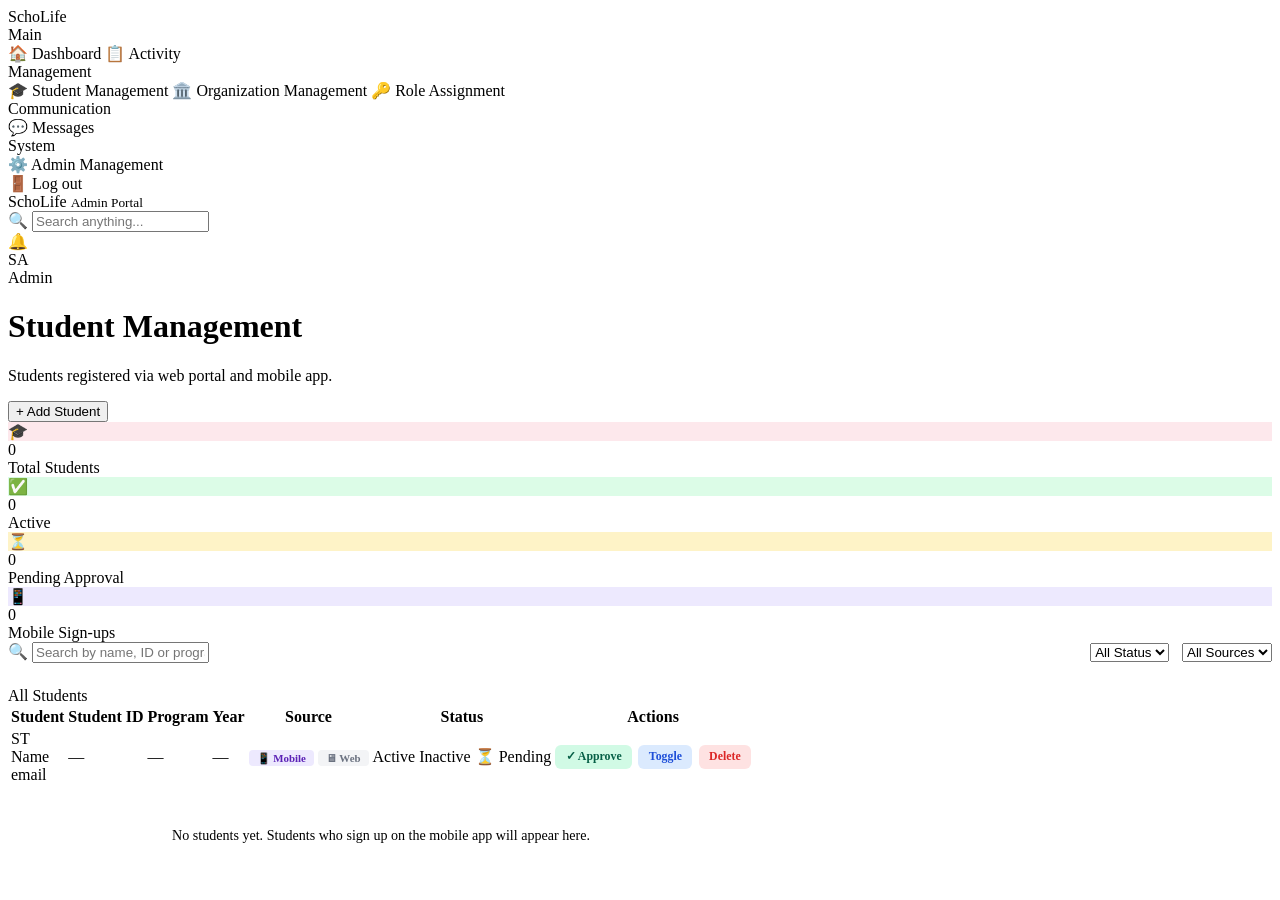
<file: src/main/resources/templates/dashboard/students.html>
<!DOCTYPE html>
<html lang="en" xmlns:th="http://www.thymeleaf.org">
<head>
    <meta charset="UTF-8">
    <meta name="viewport" content="width=device-width, initial-scale=1.0">
    <title>SchoLife — Student Management</title>
    <link rel="stylesheet" th:href="@{/css/main.css}">
    <meta name="_csrf"        th:content="${_csrf.token}"/>
    <meta name="_csrf_header" th:content="${_csrf.headerName}"/>
    <style>
        .toolbar { display:flex; align-items:center; gap:0.8rem; margin-bottom:1.5rem; flex-wrap:wrap; }
        .toolbar .search-bar { flex:2; min-width:220px; }
        .modal-overlay { display:none; position:fixed; inset:0; background:rgba(0,0,0,0.35); z-index:100; align-items:center; justify-content:center; }
        .modal-overlay.open { display:flex; }
        .modal { background:white; border-radius:16px; width:540px; max-width:95vw; padding:2rem; box-shadow:0 20px 60px rgba(0,0,0,0.18); }
        .modal-header { display:flex; align-items:center; justify-content:space-between; margin-bottom:1.5rem; }
        .modal-title { font-size:1.15rem; font-weight:800; }
        .modal-close { font-size:1.2rem; cursor:pointer; color:var(--text-light); padding:0.2rem 0.5rem; border-radius:6px; }
        .modal-close:hover { background:var(--border-soft); }
        .form-row { display:flex; gap:1rem; }
        .form-row .fg { flex:1; }
        .fg { margin-bottom:1rem; }
        .fg label { display:block; font-size:0.68rem; font-weight:700; letter-spacing:0.08em; text-transform:uppercase; color:var(--text-mid); margin-bottom:0.42rem; }
        .fg input, .fg select { width:100%; padding:0.72rem 1rem; border:1.5px solid var(--border); border-radius:10px; font-family:inherit; font-size:0.9rem; color:var(--text-dark); background:#F9FAFB; outline:none; transition:border-color 0.15s; box-sizing:border-box; }
        .fg input:focus, .fg select:focus { border-color:var(--crimson); box-shadow:0 0 0 3px rgba(123,28,53,0.08); }
        .modal-footer { display:flex; gap:0.8rem; justify-content:flex-end; margin-top:1.5rem; }

        /* action buttons */
        .action-row   { display:flex; gap:0.4rem; flex-wrap:wrap; }
        .act-btn      { padding:0.28rem 0.65rem; border-radius:6px; font-size:0.74rem; font-weight:600; border:none; cursor:pointer; font-family:inherit; transition:all 0.13s; }
        .act-approve  { background:#d1fae5; color:#065f46; }
        .act-approve:hover { background:#a7f3d0; }
        .act-edit     { background:#dbeafe; color:#1d4ed8; }
        .act-edit:hover { background:#bfdbfe; }
        .act-del      { background:#fee2e2; color:#dc2626; }
        .act-del:hover  { background:#fecaca; }

        /* mobile / web source tag */
        .src-mobile { font-size:0.68rem; background:#ede9fe; color:#5b21b6; padding:2px 8px; border-radius:4px; font-weight:700; }
        .src-web    { font-size:0.68rem; background:#f3f4f6; color:#6b7280;  padding:2px 8px; border-radius:4px; font-weight:600; }

        /* highlight pending row */
        tr.row-pending td { background:#fffbeb; }

        /* stat grid 4 cols */
        .stat-grid.g4 { grid-template-columns: repeat(4,1fr); }
    </style>
</head>
<body>
<div class="app">

    <!-- SIDEBAR -->
    <aside class="sidebar">
        <div class="sidebar-logo">SchoLife</div>
        <div class="nav-section">Main</div>
        <a th:href="@{/dashboard/index}"         class="nav-item"><span class="nav-icon">🏠</span> Dashboard</a>
        <a th:href="@{/dashboard/activity}"      class="nav-item"><span class="nav-icon">📋</span> Activity</a>
        <div class="nav-section">Management</div>
        <a th:href="@{/dashboard/students}"      class="nav-item active"><span class="nav-icon">🎓</span> Student Management</a>
        <a th:href="@{/dashboard/organizations}" class="nav-item"><span class="nav-icon">🏛️</span> Organization Management</a>
        <a th:href="@{/dashboard/roles}"         class="nav-item"><span class="nav-icon">🔑</span> Role Assignment</a>
        <div class="nav-section">Communication</div>
        <a th:href="@{/dashboard/messages}"      class="nav-item"><span class="nav-icon">💬</span> Messages</a>
        <div class="nav-section">System</div>
        <a th:href="@{/dashboard/admins}"        class="nav-item"><span class="nav-icon">⚙️</span> Admin Management</a>
        <div class="sidebar-footer">
            <a th:href="@{/auth/logout}" class="nav-logout"
               onclick="return confirm('Are you sure you want to logout?')">
                <span class="nav-icon">🚪</span> Log out
            </a>
        </div>
    </aside>

    <!-- MAIN -->
    <div class="main">
        <div class="topbar">
            <div class="topbar-brand">SchoLife <small>Admin Portal</small></div>
            <div class="topbar-search">
                <span style="color:var(--text-light);">🔍</span>
                <input type="text" placeholder="Search anything...">
            </div>
            <div class="topbar-right">
                <div class="icon-btn">🔔</div>
                <div class="user-pill">
                    <div class="user-avatar"
                         th:text="${#strings.substring(loggedInAdmin.firstName,0,1) + #strings.substring(loggedInAdmin.lastName,0,1)}">SA</div>
                    <span th:text="${loggedInAdmin.firstName + ' ' + loggedInAdmin.lastName}">Admin</span>
                </div>
            </div>
        </div>

        <div class="content">

            <!-- Page header -->
            <div class="page-header fu d0">
                <div class="ph-left">
                    <h1>Student Management</h1>
                    <p>Students registered via web portal and mobile app.</p>
                </div>
                <button class="btn btn-primary" onclick="openModal()">+ Add Student</button>
            </div>

            <!-- STAT CARDS -->
            <div class="stat-grid g4 fu d1">
                <div class="stat-card">
                    <div class="sc-blob" style="background:var(--crimson);"></div>
                    <div class="sc-icon" style="background:#fde8ec;">🎓</div>
                    <div class="sc-value" th:text="${students.size()}">0</div>
                    <div class="sc-label">Total Students</div>
                </div>
                <div class="stat-card">
                    <div class="sc-blob" style="background:#16a34a;"></div>
                    <div class="sc-icon" style="background:#dcfce7;">✅</div>
                    <div class="sc-value" id="cntActive">0</div>
                    <div class="sc-label">Active</div>
                </div>
                <div class="stat-card">
                    <div class="sc-blob" style="background:#f59e0b;"></div>
                    <div class="sc-icon" style="background:#fef3c7;">⏳</div>
                    <div class="sc-value" id="cntPending">0</div>
                    <div class="sc-label">Pending Approval</div>
                </div>
                <div class="stat-card">
                    <div class="sc-blob" style="background:#8b5cf6;"></div>
                    <div class="sc-icon" style="background:#ede9fe;">📱</div>
                    <div class="sc-value" id="cntMobile">0</div>
                    <div class="sc-label">Mobile Sign-ups</div>
                </div>
            </div>

            <!-- FILTER TOOLBAR -->
            <div class="toolbar fu d2">
                <div class="search-bar">
                    <span class="si">🔍</span>
                    <input type="text" id="tblSearch" placeholder="Search by name, ID or program…" oninput="filterTable()">
                </div>
                <select class="inline-select" id="fStatus" onchange="filterTable()">
                    <option value="">All Status</option>
                    <option value="ACTIVE">Active</option>
                    <option value="PENDING">Pending</option>
                    <option value="INACTIVE">Inactive</option>
                </select>
                <select class="inline-select" id="fSource" onchange="filterTable()">
                    <option value="">All Sources</option>
                    <option value="mobile">📱 Mobile</option>
                    <option value="web">🖥 Web</option>
                </select>
            </div>

            <!-- STUDENTS TABLE -->
            <div class="card fu d3">
                <div class="card-header">
                    <span class="card-title">
                        All Students
                        <span style="font-weight:400;color:var(--text-light);font-size:0.83rem;"
                              th:text="'(' + ${students.size()} + ' records)'"></span>
                    </span>
                </div>

                <table class="data-table" id="studentsTable">
                    <thead>
                    <tr>
                        <th>Student</th>
                        <th>Student ID</th>
                        <th>Program</th>
                        <th>Year</th>
                        <th>Source</th>
                        <th>Status</th>
                        <th>Actions</th>
                    </tr>
                    </thead>
                    <tbody>

                    <tr th:each="s : ${students}"
                        th:classappend="${s.status.name() == 'PENDING'} ? 'row-pending'"
                        th:data-status="${s.status.name()}"
                        th:data-source="${s.password != null ? 'mobile' : 'web'}"
                        th:data-search="${(s.firstName + ' ' + s.lastName + ' ' + s.studentId + ' ' + (s.program != null ? s.program : '')).toLowerCase()}">

                        <!-- Name + email -->
                        <td>
                            <div class="user-cell">
                                <div class="av av-md" style="background:var(--crimson);"
                                     th:text="${#strings.substring(s.firstName,0,1) + #strings.substring(s.lastName,0,1)}">ST</div>
                                <div>
                                    <div class="uc-name" th:text="${s.firstName + ' ' + s.lastName}">Name</div>
                                    <div class="uc-sub"  th:text="${s.email}">email</div>
                                </div>
                            </div>
                        </td>

                        <td th:text="${s.studentId}">—</td>
                        <td th:text="${s.program   != null ? s.program   : '—'}">—</td>
                        <td th:text="${s.yearLevel != null ? s.yearLevel : '—'}">—</td>

                        <!-- Source tag: password != null means registered from Flutter -->
                        <td>
                            <span th:if="${s.password != null}" class="src-mobile">📱 Mobile</span>
                            <span th:if="${s.password == null}" class="src-web">🖥 Web</span>
                        </td>

                        <!-- Status badge -->
                        <td>
                            <span th:if="${s.status.name() == 'ACTIVE'}"
                                  class="status s-active">Active</span>
                            <span th:if="${s.status.name() == 'INACTIVE'}"
                                  class="status s-inactive">Inactive</span>
                            <span th:if="${s.status.name() == 'PENDING'}"
                                  class="status s-pending">⏳ Pending</span>
                        </td>

                        <!-- Actions -->
                        <td>
                            <div class="action-row">
                                <!-- Approve button only shown for PENDING students -->
                                <button th:if="${s.status.name() == 'PENDING'}"
                                        class="act-btn act-approve"
                                        th:data-id="${s.id}"
                                        onclick="approveStudent(this)">✓ Approve</button>

                                <button class="act-btn act-edit"
                                        th:data-id="${s.id}"
                                        onclick="toggleStatus(this)">Toggle</button>

                                <button class="act-btn act-del"
                                        th:data-id="${s.id}"
                                        onclick="deleteStudent(this)">Delete</button>
                            </div>
                        </td>
                    </tr>

                    <!-- Empty state -->
                    <tr th:if="${students == null or students.isEmpty()}">
                        <td colspan="7" style="text-align:center;padding:2.5rem;color:var(--text-light);font-size:0.88rem;">
                            No students yet. Students who sign up on the mobile app will appear here.
                        </td>
                    </tr>

                    </tbody>
                </table>
            </div>

        </div>
    </div>
</div>

<!-- ADD STUDENT MODAL -->
<div class="modal-overlay" id="addModal" onclick="if(event.target===this)closeModal()">
    <div class="modal">
        <div class="modal-header">
            <div class="modal-title">➕ Add New Student</div>
            <div class="modal-close" onclick="closeModal()">✕</div>
        </div>
        <div class="form-row">
            <div class="fg"><label>First Name</label><input type="text" id="firstName" placeholder="First name"></div>
            <div class="fg"><label>Last Name</label><input type="text" id="lastName" placeholder="Last name"></div>
        </div>
        <div class="fg"><label>Student ID</label><input type="text" id="studentId" placeholder="e.g. 2024-00999"></div>
        <div class="fg"><label>Email</label><input type="email" id="email" placeholder="student@school.edu"></div>
        <div class="form-row">
            <div class="fg">
                <label>Program</label>
                <select id="program">
                    <option value="">— Select —</option>
                    <option>BS Information Technology</option>
                    <option>BS Computer Science</option>
                    <option>BS Business Administration</option>
                    <option>BS Nursing</option>
                    <option>BS Education</option>
                </select>
            </div>
            <div class="fg">
                <label>Year Level</label>
                <select id="yearLevel">
                    <option>1st Year</option>
                    <option>2nd Year</option>
                    <option>3rd Year</option>
                    <option>4th Year</option>
                </select>
            </div>
        </div>
        <div id="modalErr" style="color:#dc2626;font-size:0.82rem;margin-top:0.4rem;display:none;"></div>
        <div class="modal-footer">
            <button class="btn btn-outline" onclick="closeModal()">Cancel</button>
            <button class="btn btn-primary" id="submitBtn" onclick="submitStudent()">➕ Add Student</button>
        </div>
    </div>
</div>

<script th:src="@{/main.js}"></script>
<script>
    const CSRF_TOKEN  = document.querySelector('meta[name="_csrf"]')?.content || '';
    const CSRF_HEADER = document.querySelector('meta[name="_csrf_header"]')?.content || 'X-CSRF-TOKEN';

    // ── Count stat cards ──────────────────────────────────────────────────────────
    (function() {
        let a = 0, p = 0, m = 0;
        document.querySelectorAll('#studentsTable tbody tr[data-status]').forEach(r => {
            if (r.dataset.status === 'ACTIVE')  a++;
            if (r.dataset.status === 'PENDING') p++;
            if (r.dataset.source === 'mobile')  m++;
        });
        document.getElementById('cntActive').textContent  = a;
        document.getElementById('cntPending').textContent = p;
        document.getElementById('cntMobile').textContent  = m;
    })();

    // ── Filter ────────────────────────────────────────────────────────────────────
    function filterTable() {
        const q  = document.getElementById('tblSearch').value.toLowerCase();
        const st = document.getElementById('fStatus').value;
        const sr = document.getElementById('fSource').value;
        document.querySelectorAll('#studentsTable tbody tr[data-status]').forEach(r => {
            const ok = (!q  || r.dataset.search.includes(q))
                && (!st || r.dataset.status === st)
                && (!sr || r.dataset.source === sr);
            r.style.display = ok ? '' : 'none';
        });
    }

    // ── Modal ─────────────────────────────────────────────────────────────────────
    function openModal()  { document.getElementById('addModal').classList.add('open'); }
    function closeModal() {
        document.getElementById('addModal').classList.remove('open');
        document.getElementById('modalErr').style.display = 'none';
    }

    // ── Add student (web portal) → POST /api/students ─────────────────────────────
    async function submitStudent() {
        const err = document.getElementById('modalErr');
        err.style.display = 'none';
        const btn = document.getElementById('submitBtn');

        const payload = {
            firstName: document.getElementById('firstName').value.trim(),
            lastName:  document.getElementById('lastName').value.trim(),
            studentId: document.getElementById('studentId').value.trim(),
            email:     document.getElementById('email').value.trim(),
            program:   document.getElementById('program').value,
            yearLevel: document.getElementById('yearLevel').value,
            status:    'ACTIVE',
        };

        if (!payload.firstName || !payload.lastName || !payload.studentId || !payload.email || !payload.program) {
            err.textContent = 'All fields are required.';
            err.style.display = 'block';
            return;
        }

        btn.disabled = true; btn.textContent = 'Saving…';

        try {
            const res  = await fetch('/api/students', {
                method: 'POST',
                headers: { 'Content-Type': 'application/json', [CSRF_HEADER]: CSRF_TOKEN },
                body: JSON.stringify(payload),
            });
            const data = await res.json();
            if (res.ok) { closeModal(); location.reload(); }
            else { err.textContent = data.message || 'Failed to add student.'; err.style.display = 'block'; }
        } catch (e) {
            err.textContent = 'Network error.'; err.style.display = 'block';
        } finally {
            btn.disabled = false; btn.textContent = '➕ Add Student';
        }
    }

    // ── Approve pending student → PUT /api/students/{id} ─────────────────────────
    async function approveStudent(btn) {
        const id  = btn.dataset.id;
        const res = await fetch(`/api/students/${id}`, {
            method: 'PUT',
            headers: { 'Content-Type': 'application/json', [CSRF_HEADER]: CSRF_TOKEN },
            body: JSON.stringify({ status: 'ACTIVE' }),
        });
        if (res.ok) {
            const row   = btn.closest('tr');
            const badge = row.querySelector('.status');
            badge.className   = 'status s-active';
            badge.textContent = 'Active';
            row.dataset.status = 'ACTIVE';
            row.classList.remove('row-pending');
            btn.remove();
            // update counters
            const p = document.getElementById('cntPending');
            const a = document.getElementById('cntActive');
            p.textContent = Math.max(0, +p.textContent - 1);
            a.textContent = +a.textContent + 1;
        }
    }

    // ── Toggle Active / Inactive → PATCH /api/students/{id}/status ───────────────
    async function toggleStatus(btn) {
        const res = await fetch(`/api/students/${btn.dataset.id}/status`, {
            method: 'PATCH',
            headers: { [CSRF_HEADER]: CSRF_TOKEN },
        });
        if (res.ok) {
            const data  = await res.json();
            const row   = btn.closest('tr');
            const badge = row.querySelector('.status');
            badge.className   = data.status === 'ACTIVE' ? 'status s-active' : 'status s-inactive';
            badge.textContent = data.status === 'ACTIVE' ? 'Active' : 'Inactive';
            row.dataset.status = data.status;
        }
    }

    // ── Delete → DELETE /api/students/{id} ───────────────────────────────────────
    async function deleteStudent(btn) {
        if (!confirm('Delete this student?')) return;
        const res = await fetch(`/api/students/${btn.dataset.id}`, {
            method: 'DELETE',
            headers: { [CSRF_HEADER]: CSRF_TOKEN },
        });
        if (res.ok) btn.closest('tr').remove();
    }
</script>
</body>
</html>
</file>
